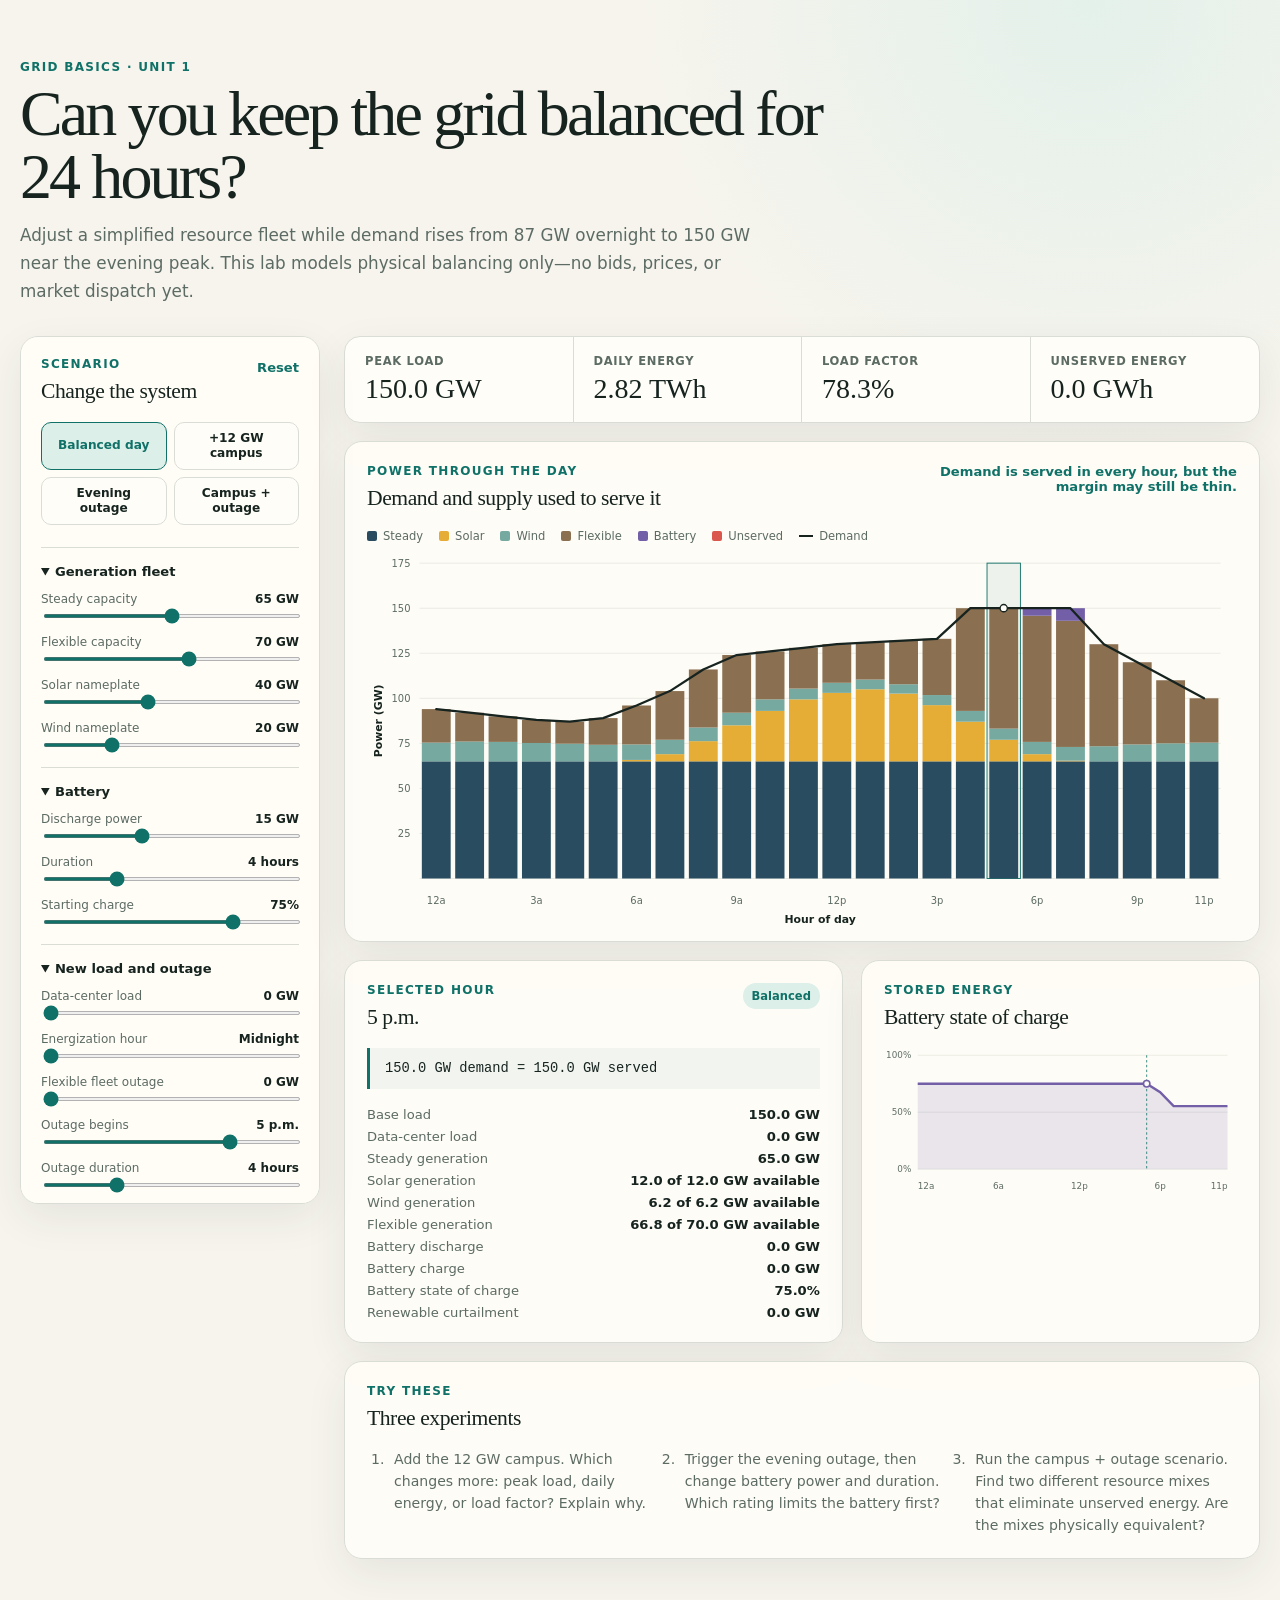
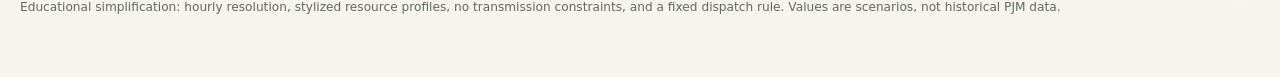
<file: apps/unit-01-grid-day/index.html>
<!doctype html>
<html lang="en">
  <head>
    <meta charset="utf-8" />
    <meta name="viewport" content="width=device-width, initial-scale=1" />
    <meta
      name="description"
      content="An interactive 24-hour electric-grid balancing lab for Grid Basics Unit 1."
    />
    <title>Grid Basics · 24-Hour Balancing Lab</title>
    <link rel="stylesheet" href="./styles.css" />
  </head>
  <body>
    <header class="site-header">
      <a class="eyebrow" href="../../docs/unit-01-electricity-fundamentals.md">
        Grid Basics · Unit 1
      </a>
      <h1>Can you keep the grid balanced for 24 hours?</h1>
      <p>
        Adjust a simplified resource fleet while demand rises from 87 GW overnight
        to 150 GW near the evening peak. This lab models physical balancing only—no
        bids, prices, or market dispatch yet.
      </p>
    </header>

    <main class="lab-layout">
      <aside class="controls" aria-label="Simulation controls">
        <div class="control-heading">
          <div>
            <p class="section-label">Scenario</p>
            <h2>Change the system</h2>
          </div>
          <button id="reset-button" class="text-button" type="button">Reset</button>
        </div>

        <div class="preset-grid" aria-label="Scenario presets">
          <button type="button" data-preset="balanced" aria-pressed="true">
            Balanced day
          </button>
          <button type="button" data-preset="data-center" aria-pressed="false">
            +12 GW campus
          </button>
          <button type="button" data-preset="outage" aria-pressed="false">
            Evening outage
          </button>
          <button type="button" data-preset="compound" aria-pressed="false">
            Campus + outage
          </button>
        </div>

        <details open>
          <summary>Generation fleet</summary>
          <div class="control-list">
            <label for="steady-capacity">
              <span>Steady capacity <output id="steady-capacity-output"></output></span>
              <input id="steady-capacity" type="range" min="30" max="100" step="1" />
            </label>
            <label for="flexible-capacity">
              <span>Flexible capacity <output id="flexible-capacity-output"></output></span>
              <input id="flexible-capacity" type="range" min="30" max="100" step="1" />
            </label>
            <label for="solar-capacity">
              <span>Solar nameplate <output id="solar-capacity-output"></output></span>
              <input id="solar-capacity" type="range" min="0" max="100" step="1" />
            </label>
            <label for="wind-capacity">
              <span>Wind nameplate <output id="wind-capacity-output"></output></span>
              <input id="wind-capacity" type="range" min="0" max="80" step="1" />
            </label>
          </div>
        </details>

        <details open>
          <summary>Battery</summary>
          <div class="control-list">
            <label for="battery-power">
              <span>Discharge power <output id="battery-power-output"></output></span>
              <input id="battery-power" type="range" min="0" max="40" step="1" />
            </label>
            <label for="battery-duration">
              <span>Duration <output id="battery-duration-output"></output></span>
              <input id="battery-duration" type="range" min="1" max="12" step="1" />
            </label>
            <label for="battery-soc">
              <span>Starting charge <output id="battery-soc-output"></output></span>
              <input id="battery-soc" type="range" min="0" max="100" step="5" />
            </label>
          </div>
        </details>

        <details open>
          <summary>New load and outage</summary>
          <div class="control-list">
            <label for="data-center-load">
              <span>Data-center load <output id="data-center-load-output"></output></span>
              <input id="data-center-load" type="range" min="0" max="30" step="1" />
            </label>
            <label for="data-center-start">
              <span>Energization hour <output id="data-center-start-output"></output></span>
              <input id="data-center-start" type="range" min="0" max="23" step="1" />
            </label>
            <label for="outage-size">
              <span>Flexible fleet outage <output id="outage-size-output"></output></span>
              <input id="outage-size" type="range" min="0" max="50" step="1" />
            </label>
            <label for="outage-start">
              <span>Outage begins <output id="outage-start-output"></output></span>
              <input id="outage-start" type="range" min="0" max="23" step="1" />
            </label>
            <label for="outage-duration">
              <span>Outage duration <output id="outage-duration-output"></output></span>
              <input id="outage-duration" type="range" min="1" max="12" step="1" />
            </label>
          </div>
        </details>
      </aside>

      <section class="workspace" aria-live="polite">
        <section class="summary" aria-label="Daily results">
          <div>
            <span>Peak load</span>
            <strong id="peak-load">—</strong>
          </div>
          <div>
            <span>Daily energy</span>
            <strong id="daily-energy">—</strong>
          </div>
          <div>
            <span>Load factor</span>
            <strong id="load-factor">—</strong>
          </div>
          <div id="reliability-summary">
            <span>Unserved energy</span>
            <strong id="unserved-energy">—</strong>
          </div>
        </section>

        <section class="chart-section" aria-labelledby="balance-title">
          <div class="chart-heading">
            <div>
              <p class="section-label">Power through the day</p>
              <h2 id="balance-title">Demand and supply used to serve it</h2>
            </div>
            <p id="system-status" class="status-message"></p>
          </div>

          <div class="legend" aria-label="Chart legend">
            <span><i class="steady"></i>Steady</span>
            <span><i class="solar"></i>Solar</span>
            <span><i class="wind"></i>Wind</span>
            <span><i class="flexible"></i>Flexible</span>
            <span><i class="battery"></i>Battery</span>
            <span><i class="unserved"></i>Unserved</span>
            <span><i class="demand-line"></i>Demand</span>
          </div>

          <div class="chart-wrap">
            <svg
              id="balance-chart"
              viewBox="0 0 960 420"
              role="img"
              aria-labelledby="balance-title balance-description"
            ></svg>
            <p id="balance-description" class="sr-only">
              A 24-hour stacked bar chart of electricity supply used to serve load,
              with a line showing demand. Select an hour for details.
            </p>
          </div>
        </section>

        <section class="hour-and-storage">
          <article class="hour-detail" aria-labelledby="hour-title">
            <div class="hour-heading">
              <div>
                <p class="section-label">Selected hour</p>
                <h2 id="hour-title">—</h2>
              </div>
              <span id="hour-balance-status" class="balance-status"></span>
            </div>
            <p id="balance-equation" class="balance-equation"></p>
            <dl id="hour-breakdown" class="breakdown"></dl>
          </article>

          <article class="storage-detail" aria-labelledby="storage-title">
            <div>
              <p class="section-label">Stored energy</p>
              <h2 id="storage-title">Battery state of charge</h2>
            </div>
            <svg
              id="storage-chart"
              viewBox="0 0 440 190"
              role="img"
              aria-label="Battery state of charge over 24 hours"
            ></svg>
          </article>
        </section>

        <section class="challenges" aria-labelledby="challenges-title">
          <p class="section-label">Try these</p>
          <h2 id="challenges-title">Three experiments</h2>
          <ol>
            <li>
              Add the 12 GW campus. Which changes more: peak load, daily energy, or
              load factor? Explain why.
            </li>
            <li>
              Trigger the evening outage, then change battery power and duration.
              Which rating limits the battery first?
            </li>
            <li>
              Run the campus + outage scenario. Find two different resource mixes
              that eliminate unserved energy. Are the mixes physically equivalent?
            </li>
          </ol>
        </section>
      </section>
    </main>

    <footer>
      <p>
        Educational simplification: hourly resolution, stylized resource profiles,
        no transmission constraints, and a fixed dispatch rule. Values are scenarios,
        not historical PJM data.
      </p>
    </footer>

    <script type="module" src="./app.mjs"></script>
  </body>
</html>
</file>
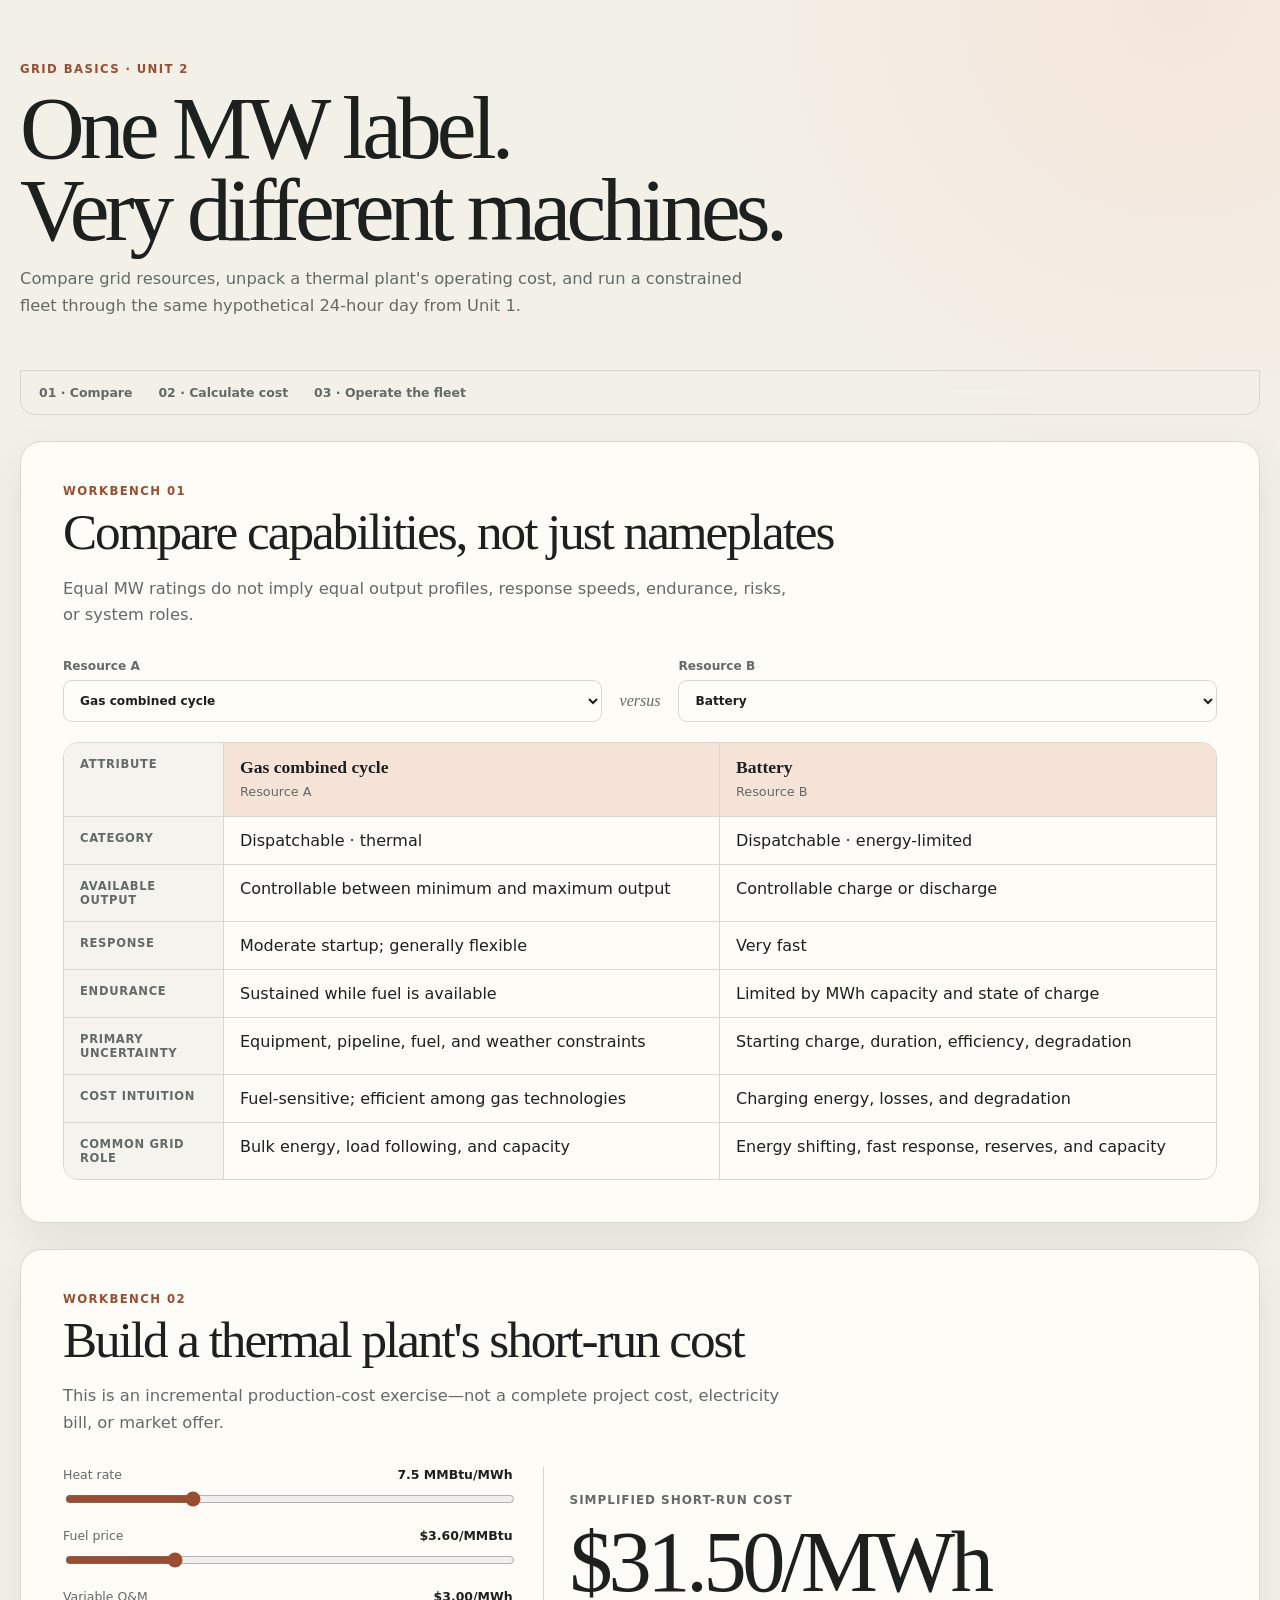
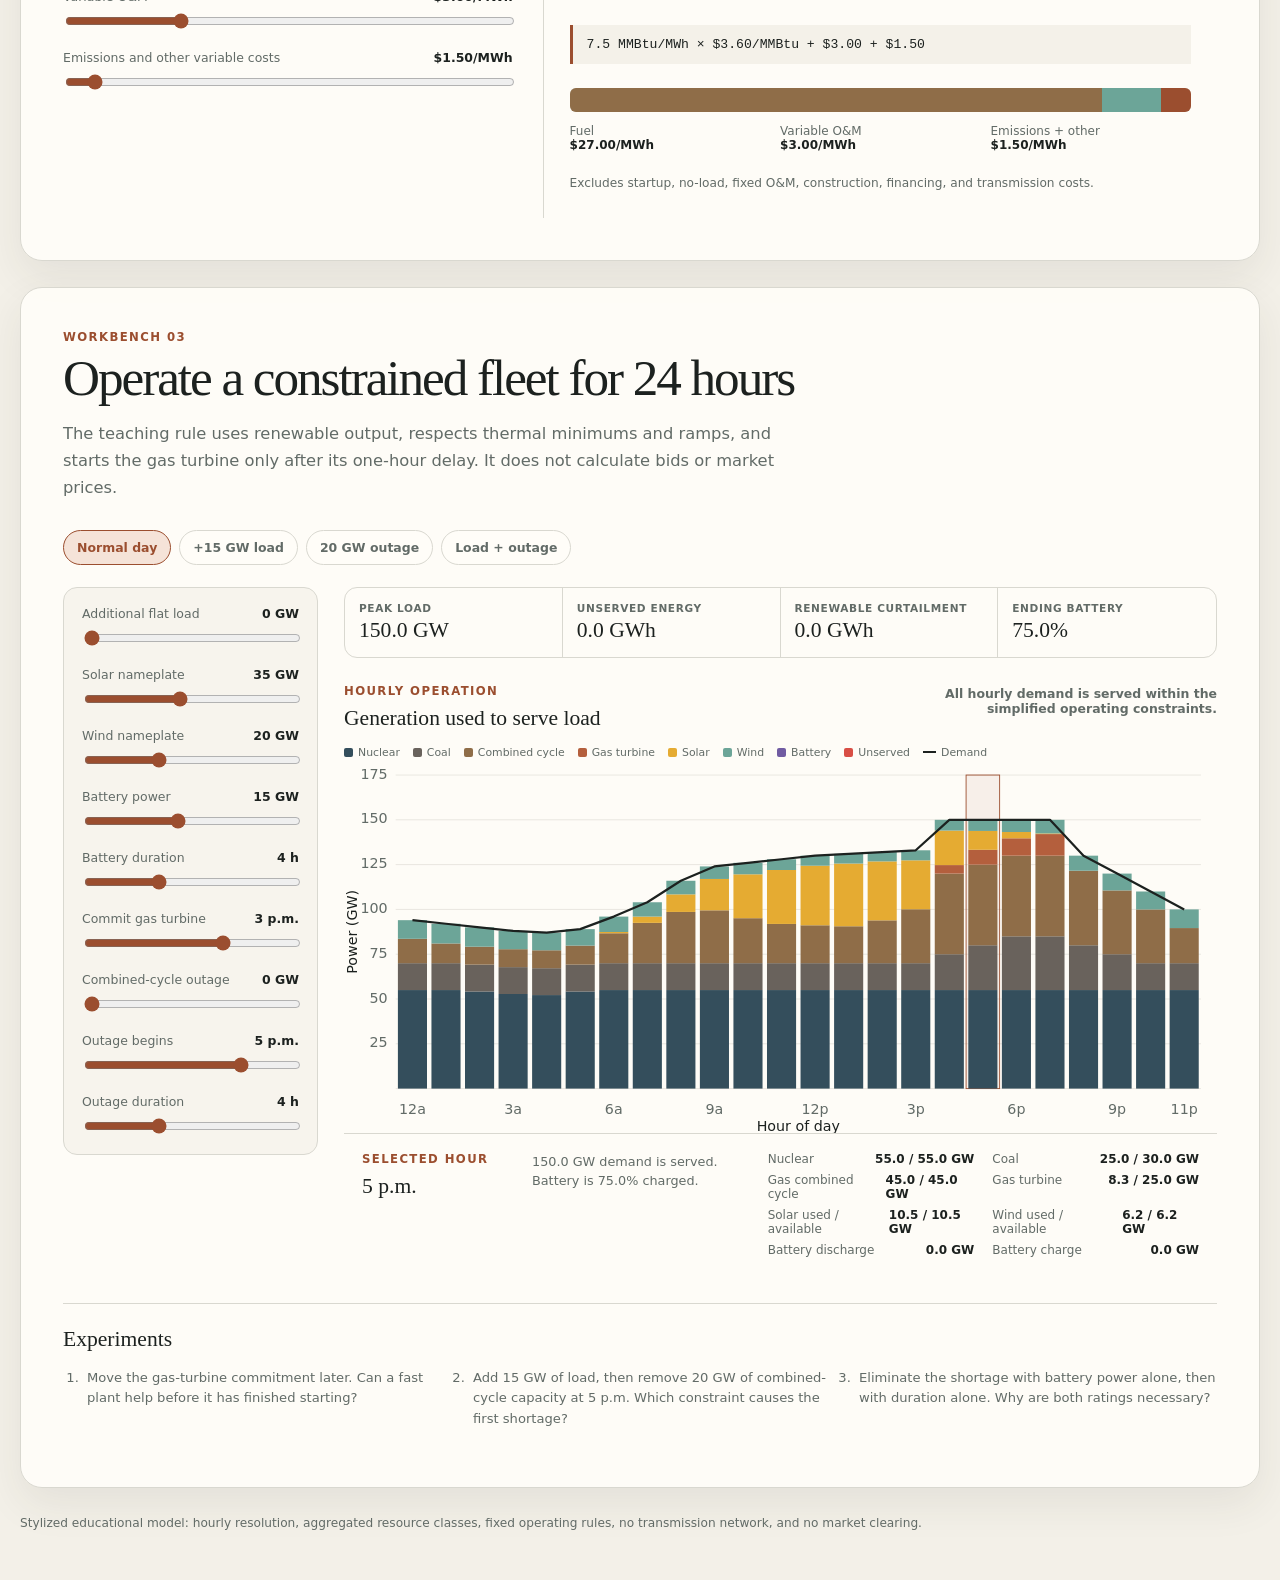
<file: apps/unit-02-resources/index.html>
<!doctype html>
<html lang="en">
  <head>
    <meta charset="utf-8" />
    <meta name="viewport" content="width=device-width, initial-scale=1" />
    <meta name="description" content="Interactive power-plant and grid-resource lab for Grid Basics Unit 2." />
    <title>Grid Basics · Power Plants and Resources Lab</title>
    <link rel="stylesheet" href="./styles.css" />
  </head>
  <body>
    <header class="hero">
      <a href="../../docs/unit-02-power-plants-and-grid-resources.md">Grid Basics · Unit 2</a>
      <h1>One MW label.<br />Very different machines.</h1>
      <p>
        Compare grid resources, unpack a thermal plant's operating cost, and run a
        constrained fleet through the same hypothetical 24-hour day from Unit 1.
      </p>
    </header>

    <main>
      <nav class="lab-nav" aria-label="Lab sections">
        <a href="#compare">01 · Compare</a>
        <a href="#cost">02 · Calculate cost</a>
        <a href="#operate">03 · Operate the fleet</a>
      </nav>

      <section id="compare" class="lab-section" aria-labelledby="compare-title">
        <div class="section-intro">
          <p class="kicker">Workbench 01</p>
          <h2 id="compare-title">Compare capabilities, not just nameplates</h2>
          <p>
            Equal MW ratings do not imply equal output profiles, response speeds,
            endurance, risks, or system roles.
          </p>
        </div>

        <div class="compare-picker">
          <label>
            Resource A
            <select id="resource-a"></select>
          </label>
          <span aria-hidden="true">versus</span>
          <label>
            Resource B
            <select id="resource-b"></select>
          </label>
        </div>

        <div id="comparison" class="comparison" aria-live="polite"></div>
      </section>

      <section id="cost" class="lab-section" aria-labelledby="cost-title">
        <div class="section-intro">
          <p class="kicker">Workbench 02</p>
          <h2 id="cost-title">Build a thermal plant's short-run cost</h2>
          <p>
            This is an incremental production-cost exercise—not a complete project
            cost, electricity bill, or market offer.
          </p>
        </div>

        <div class="cost-workbench">
          <div class="control-panel">
            <label for="heat-rate">
              <span>Heat rate <output id="heat-rate-output"></output></span>
              <input id="heat-rate" type="range" min="5" max="14" step="0.1" value="7.5" />
            </label>
            <label for="fuel-price">
              <span>Fuel price <output id="fuel-price-output"></output></span>
              <input id="fuel-price" type="range" min="1" max="12" step="0.1" value="3.6" />
            </label>
            <label for="variable-om">
              <span>Variable O&amp;M <output id="variable-om-output"></output></span>
              <input id="variable-om" type="range" min="0" max="12" step="0.5" value="3" />
            </label>
            <label for="emissions-cost">
              <span>Emissions and other variable costs <output id="emissions-cost-output"></output></span>
              <input id="emissions-cost" type="range" min="0" max="30" step="0.5" value="1.5" />
            </label>
          </div>

          <div class="cost-result" aria-live="polite">
            <p class="result-label">Simplified short-run cost</p>
            <strong id="total-cost">—</strong>
            <p id="cost-equation" class="equation"></p>
            <div id="cost-bar" class="cost-bar" aria-label="Operating cost components"></div>
            <div id="cost-legend" class="cost-legend"></div>
            <p class="small-note">
              Excludes startup, no-load, fixed O&amp;M, construction, financing, and
              transmission costs.
            </p>
          </div>
        </div>
      </section>

      <section id="operate" class="lab-section operate" aria-labelledby="operate-title">
        <div class="section-intro">
          <p class="kicker">Workbench 03</p>
          <h2 id="operate-title">Operate a constrained fleet for 24 hours</h2>
          <p>
            The teaching rule uses renewable output, respects thermal minimums and
            ramps, and starts the gas turbine only after its one-hour delay. It does
            not calculate bids or market prices.
          </p>
        </div>

        <div class="preset-row" aria-label="Operations scenarios">
          <button type="button" data-preset="base" aria-pressed="true">Normal day</button>
          <button type="button" data-preset="load" aria-pressed="false">+15 GW load</button>
          <button type="button" data-preset="outage" aria-pressed="false">20 GW outage</button>
          <button type="button" data-preset="stress" aria-pressed="false">Load + outage</button>
        </div>

        <div class="operations-layout">
          <aside class="operations-controls" aria-label="Fleet operation controls">
            <label for="demand-adder"><span>Additional flat load <output id="demand-adder-output"></output></span><input id="demand-adder" type="range" min="0" max="30" step="1" /></label>
            <label for="solar-capacity"><span>Solar nameplate <output id="solar-capacity-output"></output></span><input id="solar-capacity" type="range" min="0" max="80" step="1" /></label>
            <label for="wind-capacity"><span>Wind nameplate <output id="wind-capacity-output"></output></span><input id="wind-capacity" type="range" min="0" max="60" step="1" /></label>
            <label for="battery-power"><span>Battery power <output id="battery-power-output"></output></span><input id="battery-power" type="range" min="0" max="35" step="1" /></label>
            <label for="battery-duration"><span>Battery duration <output id="battery-duration-output"></output></span><input id="battery-duration" type="range" min="1" max="10" step="1" /></label>
            <label for="peaker-commit"><span>Commit gas turbine <output id="peaker-commit-output"></output></span><input id="peaker-commit" type="range" min="0" max="23" step="1" /></label>
            <label for="outage-size"><span>Combined-cycle outage <output id="outage-size-output"></output></span><input id="outage-size" type="range" min="0" max="40" step="1" /></label>
            <label for="outage-start"><span>Outage begins <output id="outage-start-output"></output></span><input id="outage-start" type="range" min="0" max="23" step="1" /></label>
            <label for="outage-duration"><span>Outage duration <output id="outage-duration-output"></output></span><input id="outage-duration" type="range" min="1" max="10" step="1" /></label>
          </aside>

          <div class="operations-workspace">
            <div class="metrics" aria-label="Operations results">
              <div><span>Peak load</span><strong id="peak-load">—</strong></div>
              <div><span>Unserved energy</span><strong id="unserved-energy">—</strong></div>
              <div><span>Renewable curtailment</span><strong id="curtailed-energy">—</strong></div>
              <div><span>Ending battery</span><strong id="ending-battery">—</strong></div>
            </div>

            <div class="chart-heading">
              <div>
                <p class="kicker">Hourly operation</p>
                <h3>Generation used to serve load</h3>
              </div>
              <p id="operation-status"></p>
            </div>
            <div class="legend" aria-label="Chart legend">
              <span><i class="nuclear"></i>Nuclear</span><span><i class="coal"></i>Coal</span><span><i class="combined-cycle"></i>Combined cycle</span><span><i class="peaker"></i>Gas turbine</span><span><i class="solar"></i>Solar</span><span><i class="wind"></i>Wind</span><span><i class="battery"></i>Battery</span><span><i class="shortage"></i>Unserved</span><span><i class="demand"></i>Demand</span>
            </div>
            <div class="chart-scroll">
              <svg id="operations-chart" viewBox="0 0 980 420" role="img" aria-label="Hourly resource operation and demand"></svg>
            </div>

            <article class="hour-detail" aria-live="polite">
              <div>
                <p class="kicker">Selected hour</p>
                <h3 id="selected-hour">—</h3>
              </div>
              <p id="hour-message"></p>
              <div id="unit-details" class="unit-details"></div>
            </article>
          </div>
        </div>

        <div class="challenges">
          <h3>Experiments</h3>
          <ol>
            <li>Move the gas-turbine commitment later. Can a fast plant help before it has finished starting?</li>
            <li>Add 15 GW of load, then remove 20 GW of combined-cycle capacity at 5 p.m. Which constraint causes the first shortage?</li>
            <li>Eliminate the shortage with battery power alone, then with duration alone. Why are both ratings necessary?</li>
          </ol>
        </div>
      </section>
    </main>

    <footer>
      Stylized educational model: hourly resolution, aggregated resource classes,
      fixed operating rules, no transmission network, and no market clearing.
    </footer>

    <script type="module" src="./app.mjs"></script>
  </body>
</html>
</file>
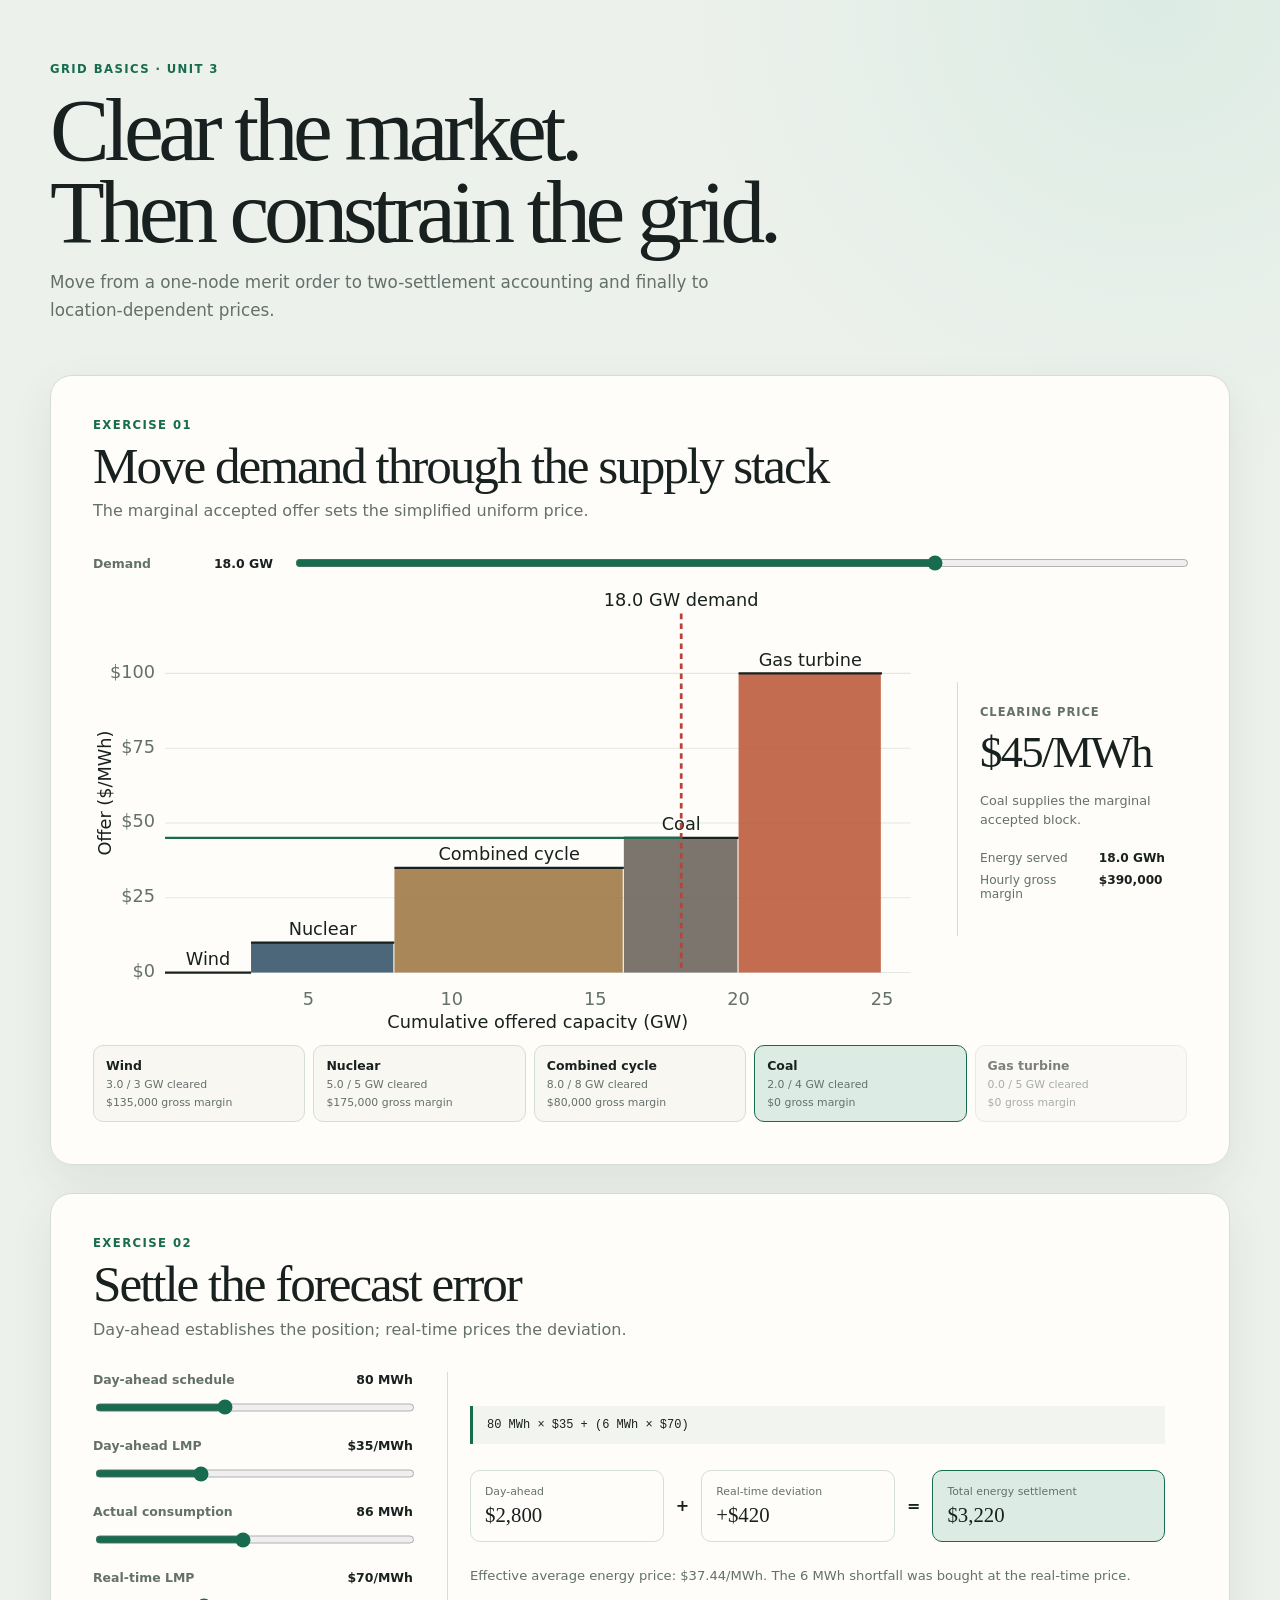
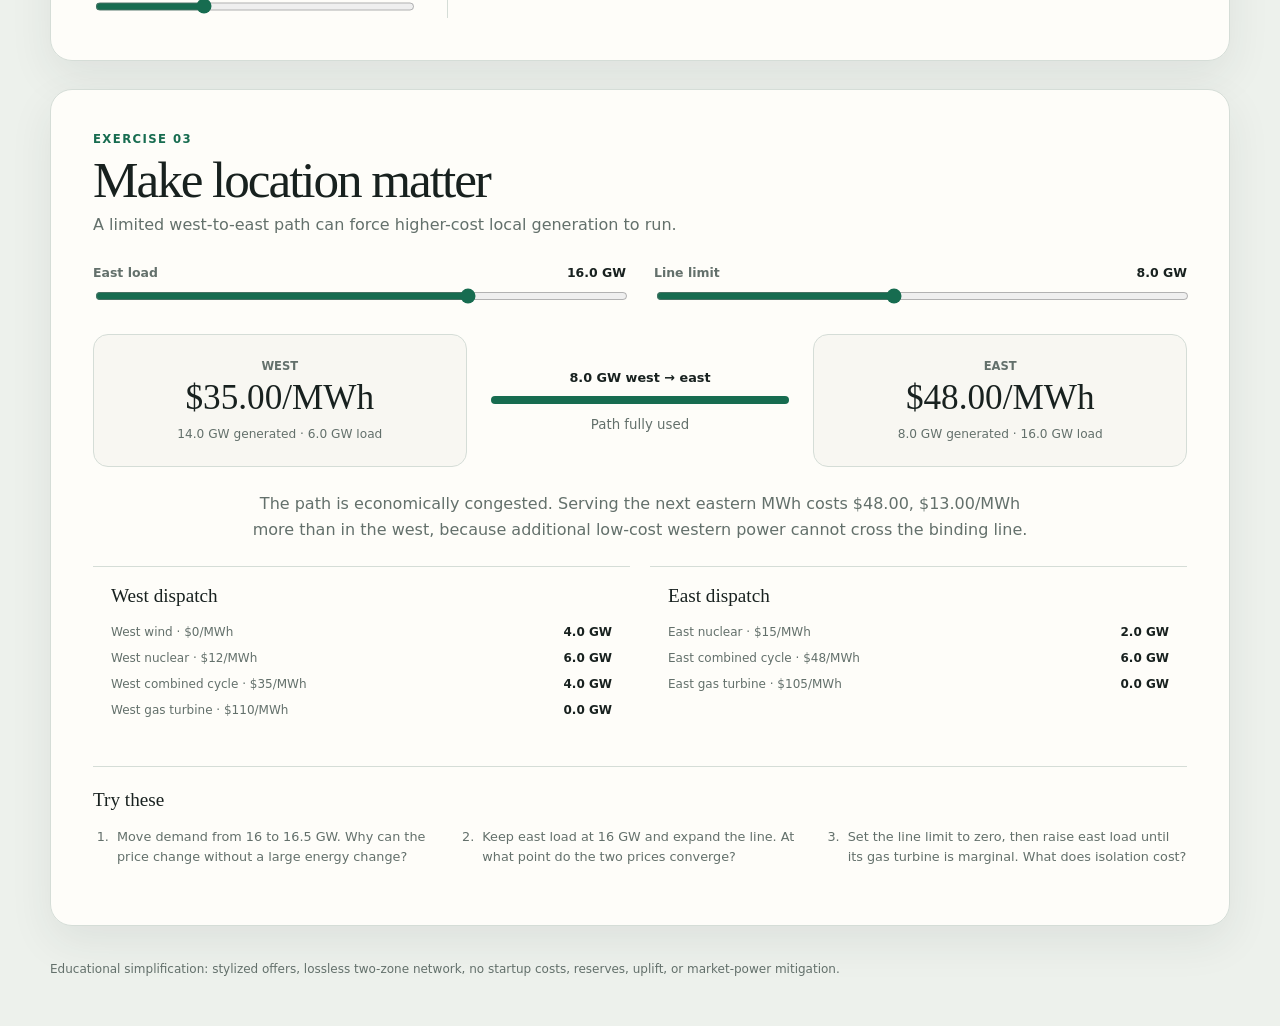
<file: apps/unit-03-energy-market/index.html>
<!doctype html>
<html lang="en">
  <head>
    <meta charset="utf-8" />
    <meta name="viewport" content="width=device-width, initial-scale=1" />
    <meta name="description" content="Interactive wholesale energy-market lab for Grid Basics Unit 3." />
    <title>Grid Basics · Wholesale Energy Market Lab</title>
    <link rel="stylesheet" href="./styles.css" />
  </head>
  <body>
    <header class="hero">
      <a href="../../docs/unit-03-wholesale-energy-markets.md">Grid Basics · Unit 3</a>
      <h1>Clear the market.<br />Then constrain the grid.</h1>
      <p>Move from a one-node merit order to two-settlement accounting and finally to location-dependent prices.</p>
    </header>

    <main>
      <section class="lab" id="stack">
        <div class="intro"><p>Exercise 01</p><h2>Move demand through the supply stack</h2><span>The marginal accepted offer sets the simplified uniform price.</span></div>
        <div class="control-line">
          <label for="demand">Demand <output id="demand-output"></output></label>
          <input id="demand" type="range" min="0" max="25" step="0.5" value="18" />
        </div>
        <div class="stack-layout">
          <div>
            <svg id="stack-chart" viewBox="0 0 760 400" role="img" aria-label="Merit-order supply stack and demand"></svg>
          </div>
          <aside class="result-panel">
            <p>Clearing price</p><strong id="clearing-price">—</strong>
            <p id="marginal-message"></p>
            <dl><dt>Energy served</dt><dd id="served-energy">—</dd><dt>Hourly gross margin</dt><dd id="gross-margin">—</dd></dl>
          </aside>
        </div>
        <div id="dispatch-cards" class="dispatch-cards"></div>
      </section>

      <section class="lab" id="settlement">
        <div class="intro"><p>Exercise 02</p><h2>Settle the forecast error</h2><span>Day-ahead establishes the position; real-time prices the deviation.</span></div>
        <div class="settlement-layout">
          <div class="controls-grid">
            <label for="scheduled"><span>Day-ahead schedule <output id="scheduled-output"></output></span><input id="scheduled" type="range" min="40" max="140" step="1" value="80" /></label>
            <label for="day-ahead-price"><span>Day-ahead LMP <output id="day-ahead-price-output"></output></span><input id="day-ahead-price" type="range" min="-20" max="150" step="1" value="35" /></label>
            <label for="actual"><span>Actual consumption <output id="actual-output"></output></span><input id="actual" type="range" min="40" max="140" step="1" value="86" /></label>
            <label for="real-time-price"><span>Real-time LMP <output id="real-time-price-output"></output></span><input id="real-time-price" type="range" min="-20" max="250" step="1" value="70" /></label>
          </div>
          <div class="settlement-result">
            <p class="formula" id="settlement-formula"></p>
            <div class="settlement-flow">
              <div><span>Day-ahead</span><strong id="day-ahead-settlement">—</strong></div>
              <b>+</b><div><span>Real-time deviation</span><strong id="real-time-settlement">—</strong></div>
              <b>=</b><div class="total"><span>Total energy settlement</span><strong id="total-settlement">—</strong></div>
            </div>
            <p id="effective-price"></p>
          </div>
        </div>
      </section>

      <section class="lab" id="locations">
        <div class="intro"><p>Exercise 03</p><h2>Make location matter</h2><span>A limited west-to-east path can force higher-cost local generation to run.</span></div>
        <div class="location-controls">
          <label for="east-load"><span>East load <output id="east-load-output"></output></span><input id="east-load" type="range" min="4" max="21" step="0.5" value="16" /></label>
          <label for="line-limit"><span>Line limit <output id="line-limit-output"></output></span><input id="line-limit" type="range" min="0" max="18" step="0.5" value="8" /></label>
        </div>
        <div class="grid-diagram" aria-live="polite">
          <article><p>West</p><strong id="west-lmp">—</strong><span id="west-detail"></span></article>
          <div class="transmission"><span id="flow-label">—</span><div><i id="flow-fill"></i></div><small id="line-status">—</small></div>
          <article><p>East</p><strong id="east-lmp">—</strong><span id="east-detail"></span></article>
        </div>
        <p id="congestion-explanation" class="explanation"></p>
        <div class="zone-dispatch"><div><h3>West dispatch</h3><div id="west-dispatch"></div></div><div><h3>East dispatch</h3><div id="east-dispatch"></div></div></div>
        <div class="challenges"><h3>Try these</h3><ol><li>Move demand from 16 to 16.5 GW. Why can the price change without a large energy change?</li><li>Keep east load at 16 GW and expand the line. At what point do the two prices converge?</li><li>Set the line limit to zero, then raise east load until its gas turbine is marginal. What does isolation cost?</li></ol></div>
      </section>
    </main>

    <footer>Educational simplification: stylized offers, lossless two-zone network, no startup costs, reserves, uplift, or market-power mitigation.</footer>
    <script type="module" src="./app.mjs"></script>
  </body>
</html>
</file>
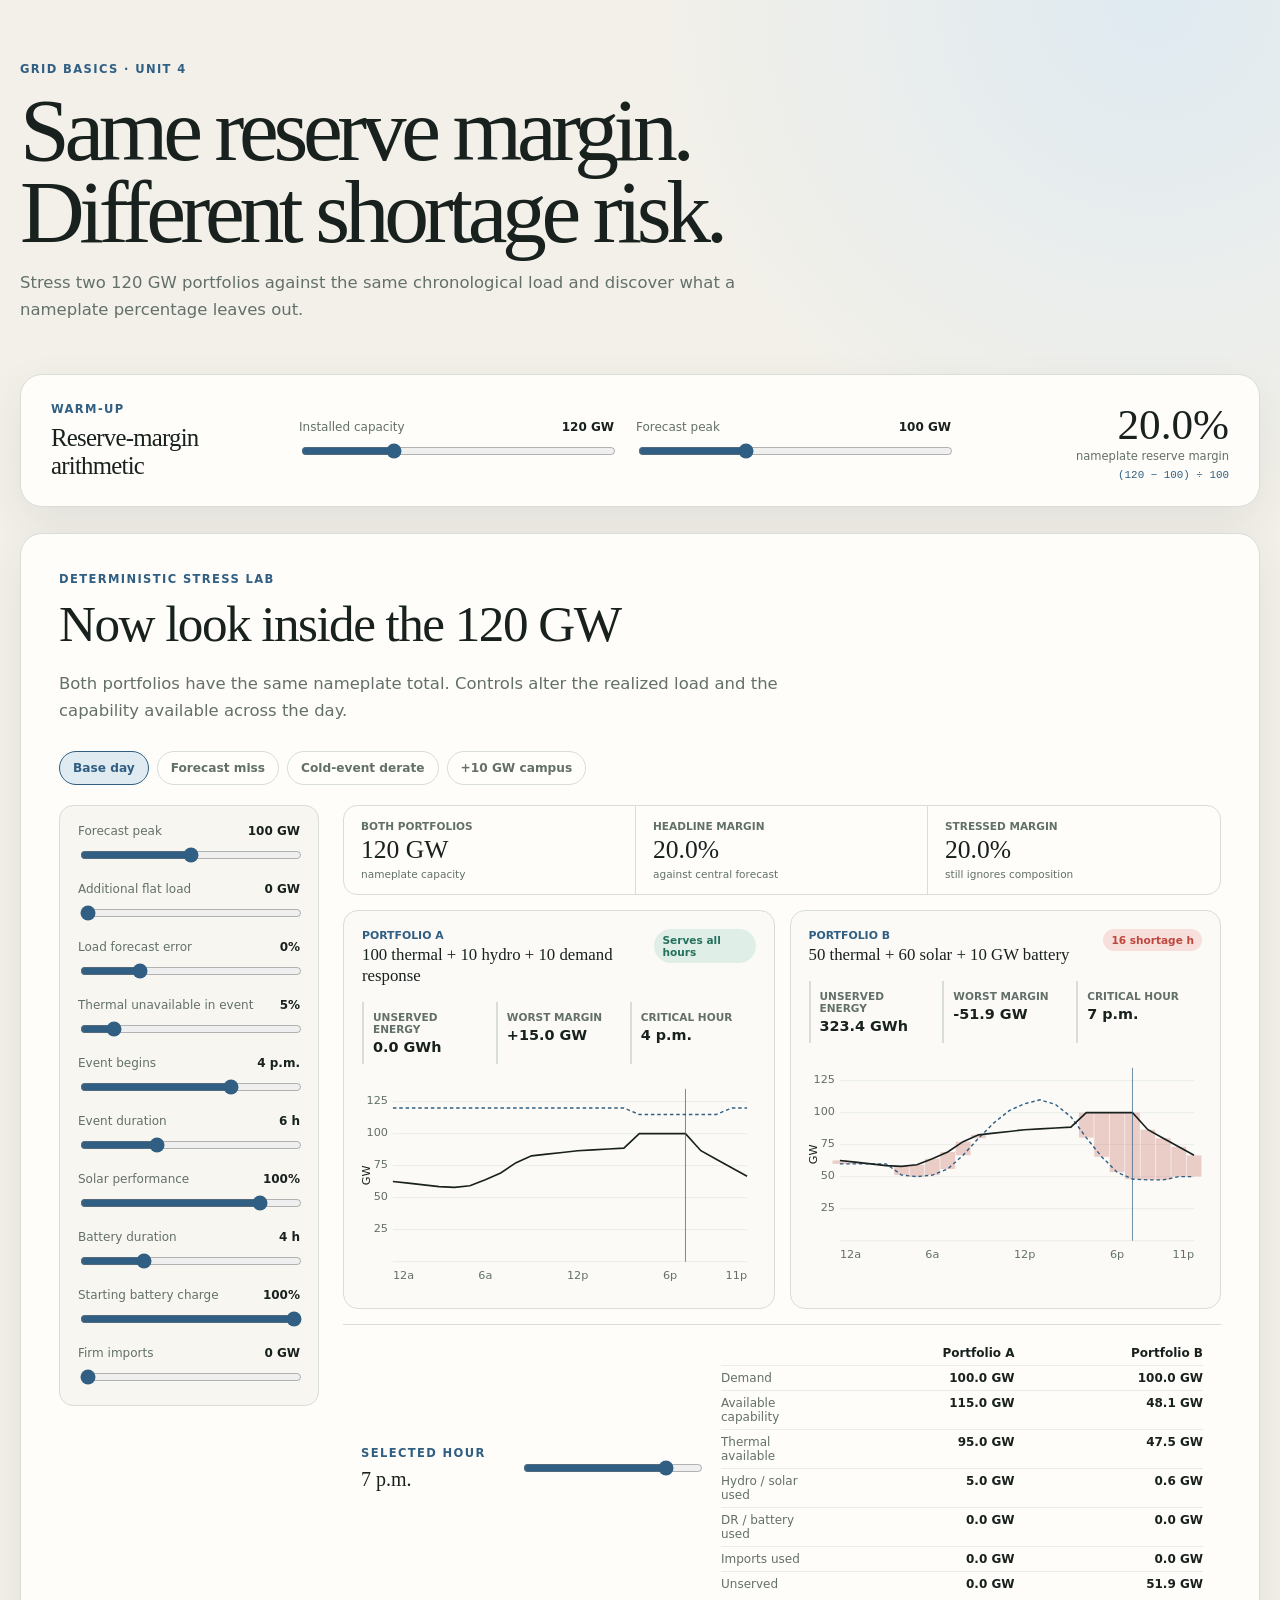
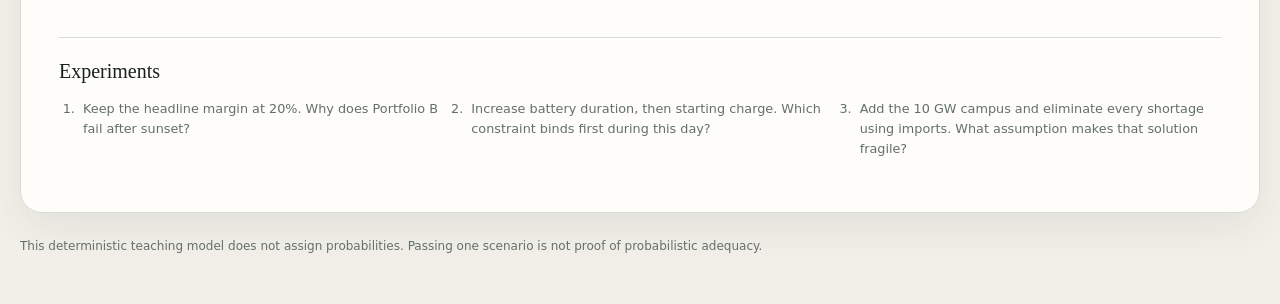
<file: apps/unit-04-resource-adequacy/index.html>
<!doctype html>
<html lang="en">
  <head>
    <meta charset="utf-8" />
    <meta name="viewport" content="width=device-width, initial-scale=1" />
    <meta name="description" content="Interactive deterministic resource-adequacy lab for Grid Basics Unit 4." />
    <title>Grid Basics · Resource Adequacy Lab</title>
    <link rel="stylesheet" href="./styles.css" />
  </head>
  <body>
    <header class="hero">
      <a href="../../docs/unit-04-resource-adequacy.md">Grid Basics · Unit 4</a>
      <h1>Same reserve margin.<br />Different shortage risk.</h1>
      <p>Stress two 120 GW portfolios against the same chronological load and discover what a nameplate percentage leaves out.</p>
    </header>

    <main>
      <section class="calculator" aria-labelledby="calculator-title">
        <div><p class="kicker">Warm-up</p><h2 id="calculator-title">Reserve-margin arithmetic</h2></div>
        <div class="calculator-controls">
          <label for="calc-capacity"><span>Installed capacity <output id="calc-capacity-output"></output></span><input id="calc-capacity" type="range" min="80" max="220" step="1" value="120" /></label>
          <label for="calc-peak"><span>Forecast peak <output id="calc-peak-output"></output></span><input id="calc-peak" type="range" min="60" max="180" step="1" value="100" /></label>
        </div>
        <div class="calculator-result"><strong id="calc-margin">—</strong><span>nameplate reserve margin</span><code id="calc-equation"></code></div>
      </section>

      <section class="lab" aria-labelledby="lab-title">
        <div class="section-intro"><p class="kicker">Deterministic stress lab</p><h2 id="lab-title">Now look inside the 120 GW</h2><p>Both portfolios have the same nameplate total. Controls alter the realized load and the capability available across the day.</p></div>

        <div class="presets" aria-label="Scenario presets">
          <button type="button" data-preset="base" aria-pressed="true">Base day</button>
          <button type="button" data-preset="forecast">Forecast miss</button>
          <button type="button" data-preset="cold">Cold-event derate</button>
          <button type="button" data-preset="data-center">+10 GW campus</button>
        </div>

        <div class="lab-layout">
          <aside class="controls" aria-label="Adequacy assumptions">
            <label for="forecast-peak"><span>Forecast peak <output id="forecast-peak-output"></output></span><input id="forecast-peak" type="range" min="70" max="130" step="1" /></label>
            <label for="new-load"><span>Additional flat load <output id="new-load-output"></output></span><input id="new-load" type="range" min="0" max="25" step="1" /></label>
            <label for="forecast-error"><span>Load forecast error <output id="forecast-error-output"></output></span><input id="forecast-error" type="range" min="-5" max="15" step="1" /></label>
            <label for="thermal-unavailable"><span>Thermal unavailable in event <output id="thermal-unavailable-output"></output></span><input id="thermal-unavailable" type="range" min="0" max="40" step="1" /></label>
            <label for="outage-start"><span>Event begins <output id="outage-start-output"></output></span><input id="outage-start" type="range" min="0" max="23" step="1" /></label>
            <label for="outage-duration"><span>Event duration <output id="outage-duration-output"></output></span><input id="outage-duration" type="range" min="1" max="16" step="1" /></label>
            <label for="solar-performance"><span>Solar performance <output id="solar-performance-output"></output></span><input id="solar-performance" type="range" min="0" max="120" step="5" /></label>
            <label for="battery-duration"><span>Battery duration <output id="battery-duration-output"></output></span><input id="battery-duration" type="range" min="1" max="12" step="1" /></label>
            <label for="battery-charge"><span>Starting battery charge <output id="battery-charge-output"></output></span><input id="battery-charge" type="range" min="0" max="100" step="5" /></label>
            <label for="imports"><span>Firm imports <output id="imports-output"></output></span><input id="imports" type="range" min="0" max="20" step="1" /></label>
          </aside>

          <div class="workspace">
            <div class="margin-strip">
              <div><span>Both portfolios</span><strong>120 GW</strong><small>nameplate capacity</small></div>
              <div><span>Headline margin</span><strong id="headline-margin">—</strong><small>against central forecast</small></div>
              <div><span>Stressed margin</span><strong id="stressed-margin">—</strong><small>still ignores composition</small></div>
            </div>

            <div class="portfolio-grid">
              <article class="portfolio" id="portfolio-a">
                <header><div><p>Portfolio A</p><h3>100 thermal + 10 hydro + 10 demand response</h3></div><span id="a-status"></span></header>
                <div class="portfolio-metrics"><div><span>Unserved energy</span><strong id="a-unserved">—</strong></div><div><span>Worst margin</span><strong id="a-margin">—</strong></div><div><span>Critical hour</span><strong id="a-hour">—</strong></div></div>
                <svg id="chart-a" viewBox="0 0 560 300" role="img" aria-label="Portfolio A supply and demand"></svg>
              </article>
              <article class="portfolio" id="portfolio-b">
                <header><div><p>Portfolio B</p><h3>50 thermal + 60 solar + 10 GW battery</h3></div><span id="b-status"></span></header>
                <div class="portfolio-metrics"><div><span>Unserved energy</span><strong id="b-unserved">—</strong></div><div><span>Worst margin</span><strong id="b-margin">—</strong></div><div><span>Critical hour</span><strong id="b-hour">—</strong></div></div>
                <svg id="chart-b" viewBox="0 0 560 300" role="img" aria-label="Portfolio B supply and demand"></svg>
              </article>
            </div>

            <article class="critical-detail" aria-live="polite">
              <div><p class="kicker">Selected hour</p><h3 id="selected-hour">—</h3></div>
              <input id="hour-selector" type="range" min="0" max="23" step="1" value="19" aria-label="Selected hour" />
              <div id="hour-comparison"></div>
            </article>
          </div>
        </div>

        <div class="challenges"><h3>Experiments</h3><ol><li>Keep the headline margin at 20%. Why does Portfolio B fail after sunset?</li><li>Increase battery duration, then starting charge. Which constraint binds first during this day?</li><li>Add the 10 GW campus and eliminate every shortage using imports. What assumption makes that solution fragile?</li></ol></div>
      </section>
    </main>
    <footer>This deterministic teaching model does not assign probabilities. Passing one scenario is not proof of probabilistic adequacy.</footer>
    <script type="module" src="./app.mjs"></script>
  </body>
</html>
</file>
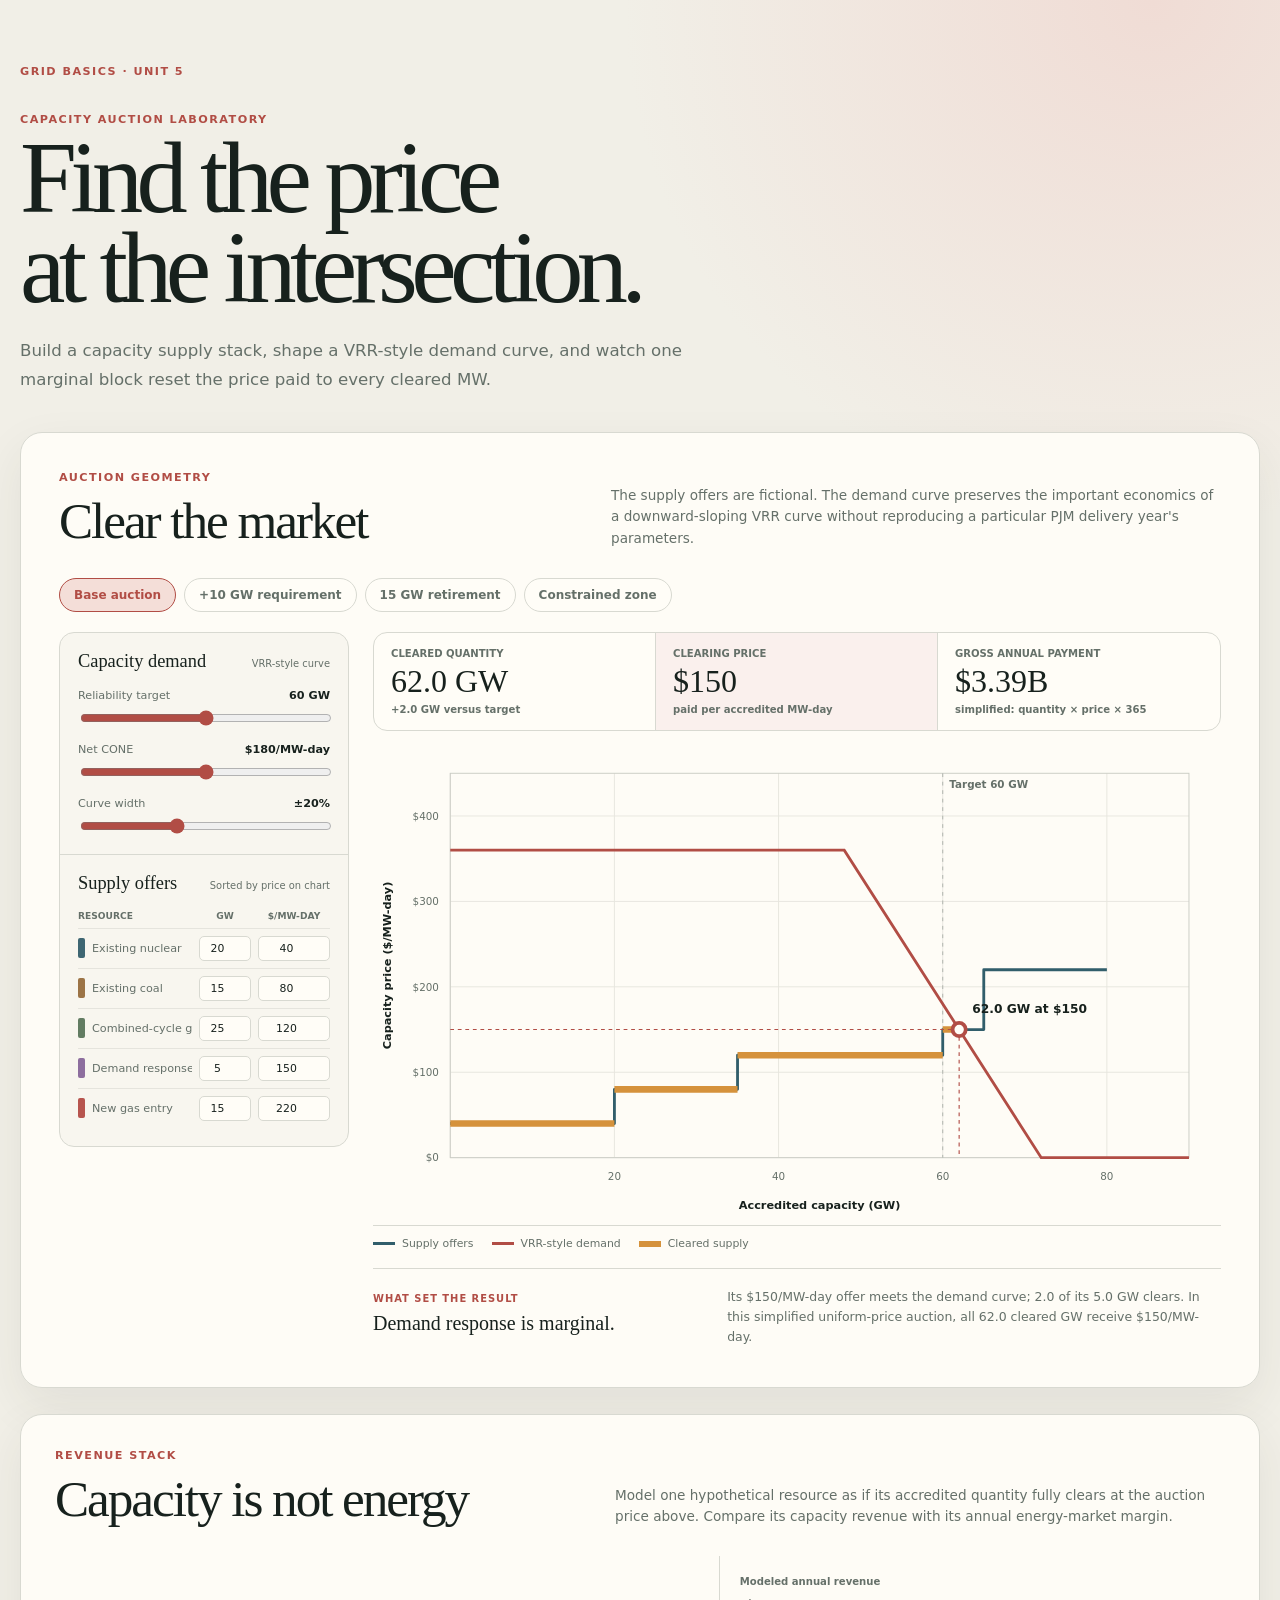
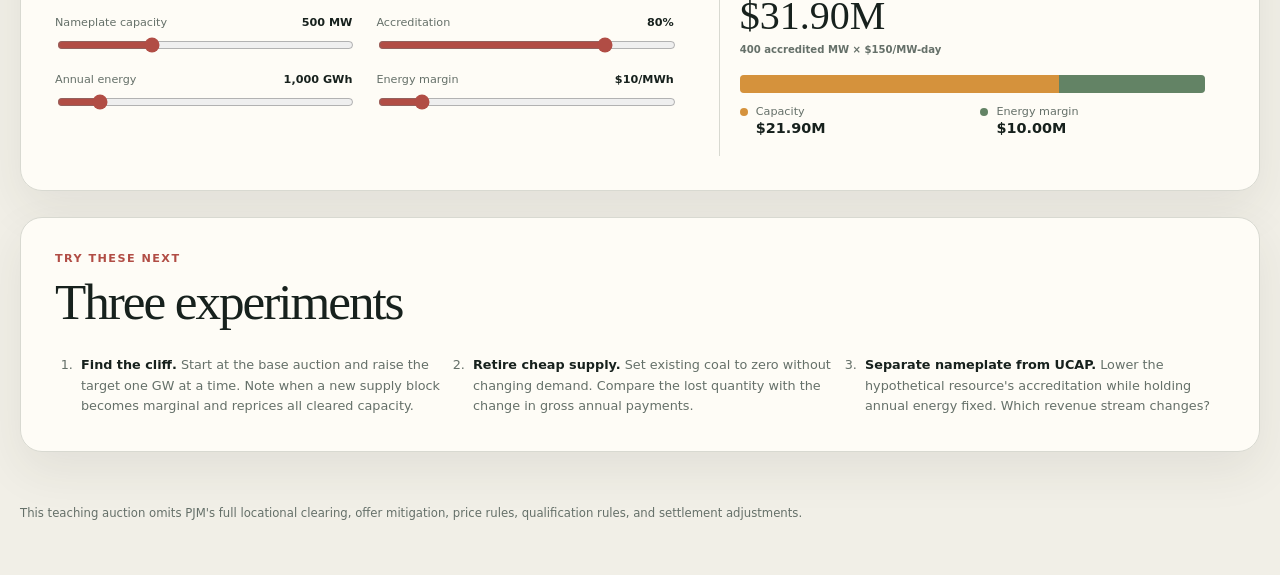
<file: apps/unit-05-capacity-market/index.html>
<!doctype html>
<html lang="en">
  <head>
    <meta charset="utf-8" />
    <meta name="viewport" content="width=device-width, initial-scale=1" />
    <meta name="description" content="Interactive PJM-style capacity auction lab for Grid Basics Unit 5." />
    <title>Grid Basics · Capacity Auction Lab</title>
    <link rel="stylesheet" href="./styles.css" />
  </head>
  <body>
    <header class="hero">
      <a href="../../docs/unit-05-capacity-markets.md">Grid Basics · Unit 5</a>
      <p class="eyebrow">Capacity auction laboratory</p>
      <h1>Find the price<br />at the intersection.</h1>
      <p class="lede">Build a capacity supply stack, shape a VRR-style demand curve, and watch one marginal block reset the price paid to every cleared MW.</p>
    </header>

    <main>
      <section class="auction" aria-labelledby="auction-title">
        <div class="section-heading">
          <div><p class="eyebrow">Auction geometry</p><h2 id="auction-title">Clear the market</h2></div>
          <p>The supply offers are fictional. The demand curve preserves the important economics of a downward-sloping VRR curve without reproducing a particular PJM delivery year's parameters.</p>
        </div>

        <div class="presets" aria-label="Auction scenarios">
          <button type="button" data-preset="base" aria-pressed="true">Base auction</button>
          <button type="button" data-preset="data-center">+10 GW requirement</button>
          <button type="button" data-preset="retirement">15 GW retirement</button>
          <button type="button" data-preset="zone">Constrained zone</button>
        </div>

        <div class="auction-layout">
          <aside class="control-panel">
            <section aria-labelledby="demand-controls-title">
              <div class="control-title"><h3 id="demand-controls-title">Capacity demand</h3><span>VRR-style curve</span></div>
              <label for="target"><span>Reliability target <output id="target-output"></output></span><input id="target" type="range" min="30" max="90" step="1" /></label>
              <label for="net-cone"><span>Net CONE <output id="net-cone-output"></output></span><input id="net-cone" type="range" min="60" max="300" step="5" /></label>
              <label for="curve-width"><span>Curve width <output id="curve-width-output"></output></span><input id="curve-width" type="range" min="8" max="40" step="1" /></label>
            </section>

            <section aria-labelledby="supply-controls-title">
              <div class="control-title"><h3 id="supply-controls-title">Supply offers</h3><span>Sorted by price on chart</span></div>
              <div class="supply-head"><span>Resource</span><span>GW</span><span>$/MW-day</span></div>
              <div id="supply-editor"></div>
            </section>
          </aside>

          <div class="clearing-workspace">
            <div class="metric-strip" aria-live="polite">
              <div><span>Cleared quantity</span><strong id="cleared-quantity">—</strong><small id="target-difference">—</small></div>
              <div class="primary"><span>Clearing price</span><strong id="clearing-price">—</strong><small>paid per accredited MW-day</small></div>
              <div><span>Gross annual payment</span><strong id="annual-payment">—</strong><small>simplified: quantity × price × 365</small></div>
            </div>

            <div class="chart-wrap">
              <svg id="auction-chart" viewBox="0 0 900 510" role="img" aria-labelledby="chart-title chart-description">
                <title id="chart-title">Capacity supply and demand curves</title>
                <desc id="chart-description">An upward stair-step supply curve intersects a downward-sloping capacity demand curve.</desc>
              </svg>
            </div>

            <div class="legend" aria-label="Chart legend"><span><i class="supply-key"></i>Supply offers</span><span><i class="demand-key"></i>VRR-style demand</span><span><i class="cleared-key"></i>Cleared supply</span></div>

            <article class="outcome" id="outcome" aria-live="polite"></article>
          </div>
        </div>
      </section>

      <section class="revenue" aria-labelledby="revenue-title">
        <div class="section-heading">
          <div><p class="eyebrow">Revenue stack</p><h2 id="revenue-title">Capacity is not energy</h2></div>
          <p>Model one hypothetical resource as if its accredited quantity fully clears at the auction price above. Compare its capacity revenue with its annual energy-market margin.</p>
        </div>
        <div class="revenue-layout">
          <div class="revenue-controls">
            <label for="resource-nameplate"><span>Nameplate capacity <output id="resource-nameplate-output"></output></span><input id="resource-nameplate" type="range" min="50" max="1500" step="50" value="500" /></label>
            <label for="resource-accreditation"><span>Accreditation <output id="resource-accreditation-output"></output></span><input id="resource-accreditation" type="range" min="10" max="100" step="5" value="80" /></label>
            <label for="resource-energy"><span>Annual energy <output id="resource-energy-output"></output></span><input id="resource-energy" type="range" min="0" max="8000" step="100" value="1000" /></label>
            <label for="energy-margin"><span>Energy margin <output id="energy-margin-output"></output></span><input id="energy-margin" type="range" min="0" max="80" step="1" value="10" /></label>
          </div>
          <div class="revenue-result">
            <div class="revenue-total"><span>Modeled annual revenue</span><strong id="revenue-total">—</strong><small id="accredited-capacity">—</small></div>
            <div class="stack-bar" aria-label="Share of modeled revenue"><div id="capacity-bar"></div><div id="energy-bar"></div></div>
            <div class="stack-labels"><p><i class="capacity-dot"></i><span>Capacity</span><strong id="capacity-revenue">—</strong></p><p><i class="energy-dot"></i><span>Energy margin</span><strong id="energy-revenue">—</strong></p></div>
          </div>
        </div>
      </section>

      <section class="experiments" aria-labelledby="experiments-title">
        <p class="eyebrow">Try these next</p>
        <h2 id="experiments-title">Three experiments</h2>
        <ol>
          <li><strong>Find the cliff.</strong> Start at the base auction and raise the target one GW at a time. Note when a new supply block becomes marginal and reprices all cleared capacity.</li>
          <li><strong>Retire cheap supply.</strong> Set existing coal to zero without changing demand. Compare the lost quantity with the change in gross annual payments.</li>
          <li><strong>Separate nameplate from UCAP.</strong> Lower the hypothetical resource's accreditation while holding annual energy fixed. Which revenue stream changes?</li>
        </ol>
      </section>
    </main>

    <footer>This teaching auction omits PJM's full locational clearing, offer mitigation, price rules, qualification rules, and settlement adjustments.</footer>
    <script type="module" src="./app.mjs"></script>
  </body>
</html>
</file>
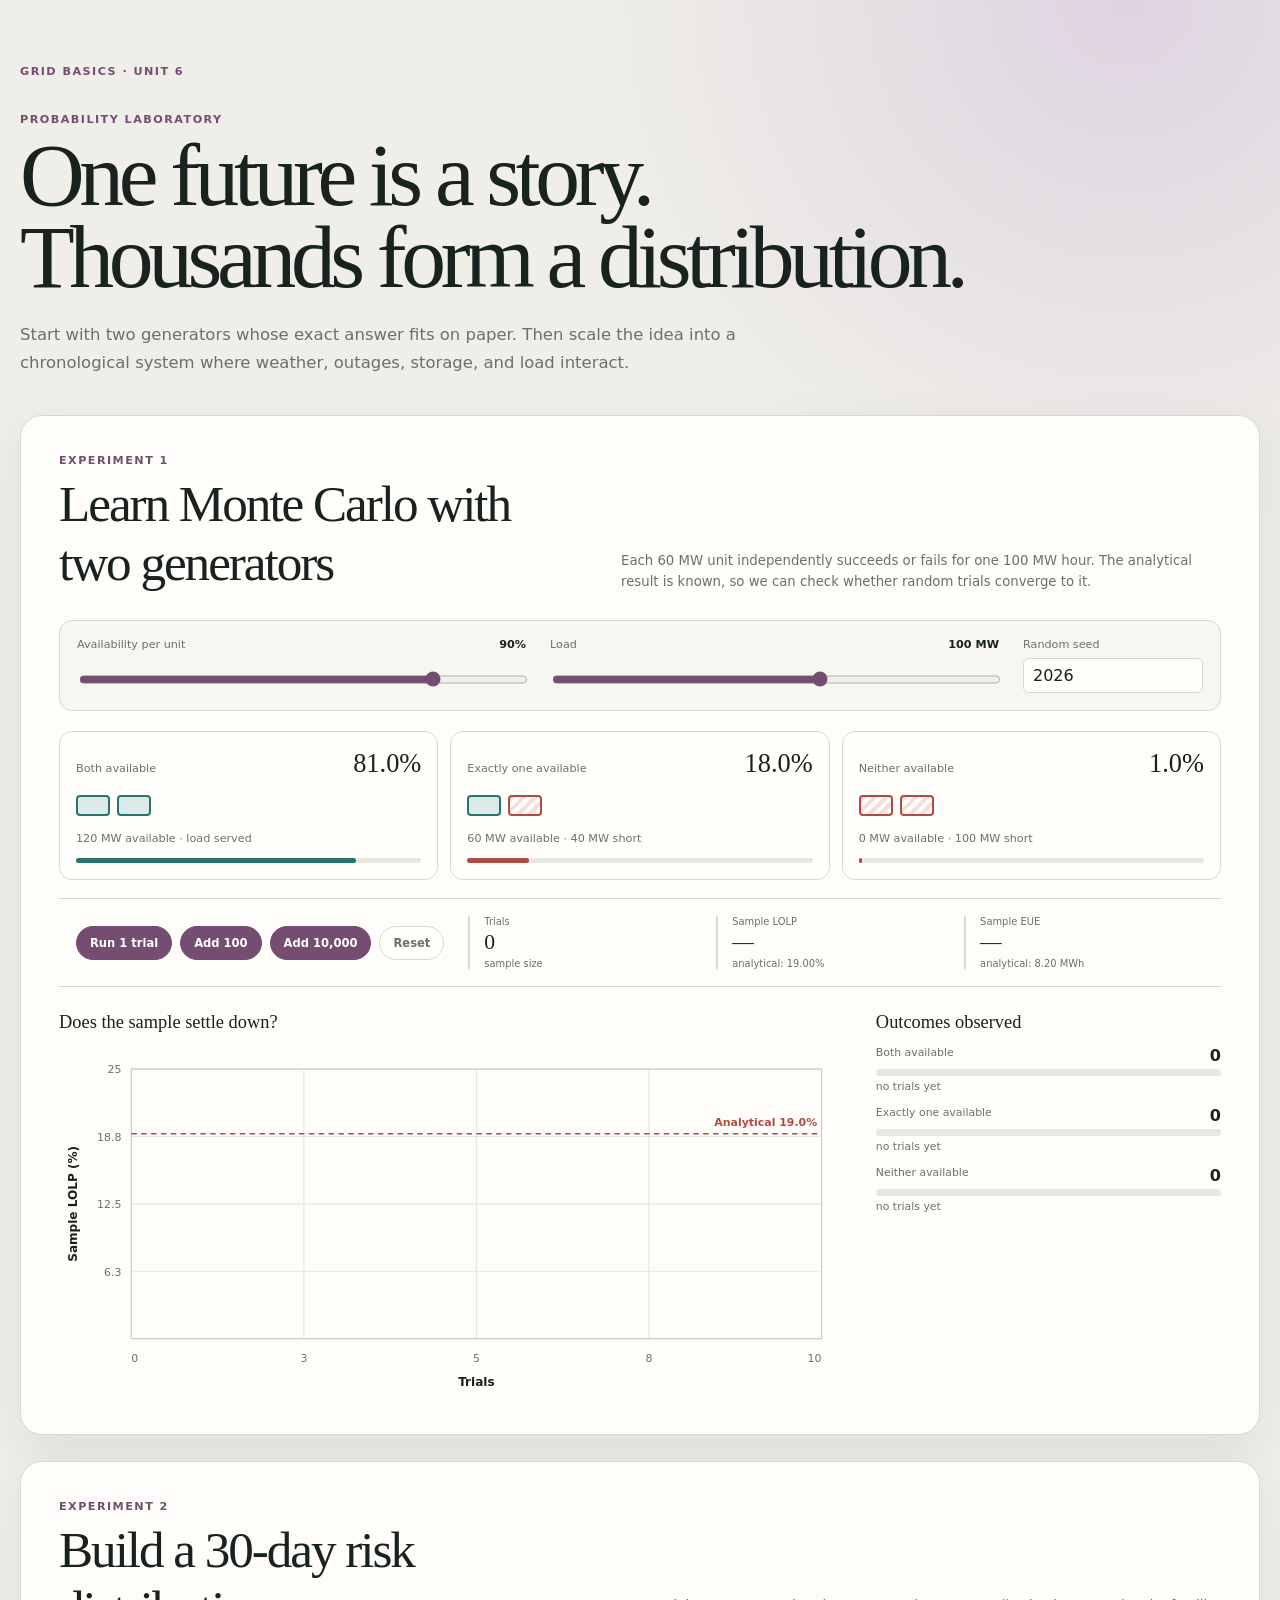
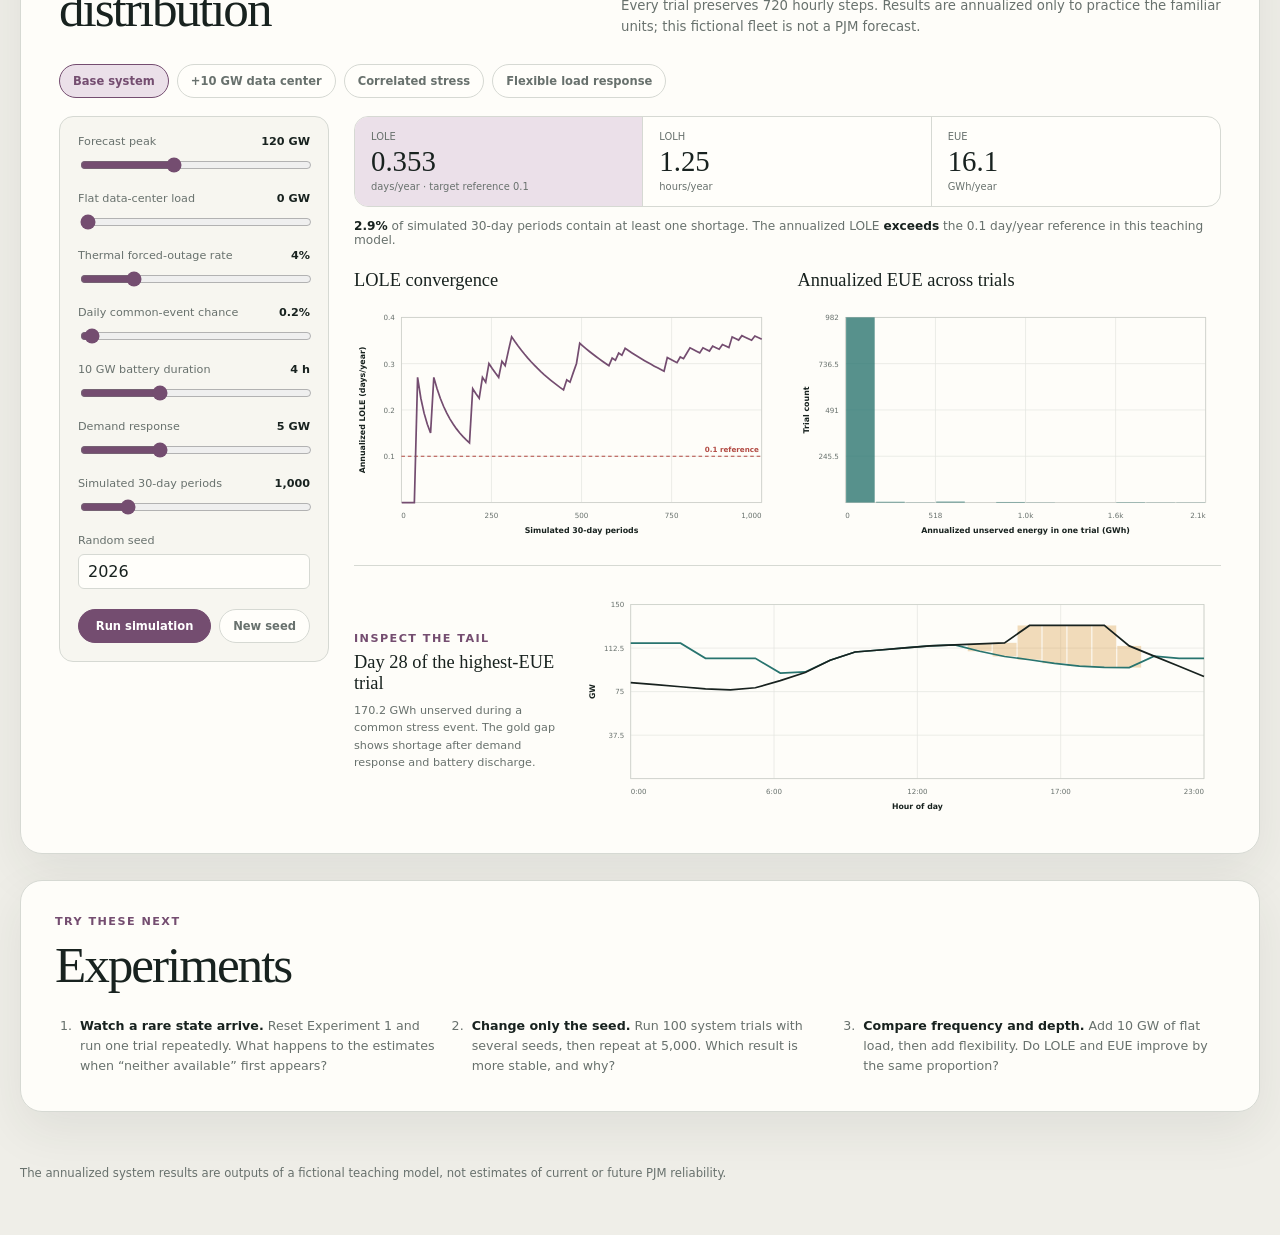
<file: apps/unit-06-reliability-simulation/index.html>
<!doctype html>
<html lang="en">
  <head>
    <meta charset="utf-8" />
    <meta name="viewport" content="width=device-width, initial-scale=1" />
    <meta name="description" content="Interactive Monte Carlo reliability lab for Grid Basics Unit 6." />
    <title>Grid Basics · Reliability Simulation Lab</title>
    <link rel="stylesheet" href="./styles.css" />
    <link rel="stylesheet" href="./outcome-bars.css" />
  </head>
  <body>
    <header class="hero">
      <a href="../../docs/unit-06-reliability-statistics-and-simulation.md">Grid Basics · Unit 6</a>
      <p class="kicker">Probability laboratory</p>
      <h1>One future is a story.<br />Thousands form a distribution.</h1>
      <p>Start with two generators whose exact answer fits on paper. Then scale the idea into a chronological system where weather, outages, storage, and load interact.</p>
    </header>

    <main>
      <section class="experiment coin-lab" aria-labelledby="coin-title">
        <div class="section-heading">
          <div><p class="kicker">Experiment 1</p><h2 id="coin-title">Learn Monte Carlo with two generators</h2></div>
          <p>Each 60 MW unit independently succeeds or fails for one 100 MW hour. The analytical result is known, so we can check whether random trials converge to it.</p>
        </div>

        <div class="coin-controls">
          <label for="unit-availability"><span>Availability per unit <output id="unit-availability-output"></output></span><input id="unit-availability" type="range" min="50" max="100" step="1" value="90" /></label>
          <label for="coin-load"><span>Load <output id="coin-load-output"></output></span><input id="coin-load" type="range" min="40" max="140" step="5" value="100" /></label>
          <label for="coin-seed"><span>Random seed</span><input id="coin-seed" type="number" min="1" step="1" value="2026" /></label>
        </div>

        <div id="state-space" class="state-space" aria-label="Analytical availability states"></div>

        <div class="trial-console">
          <div class="trial-actions" aria-label="Run outage trials">
            <button type="button" data-add-trials="1">Run 1 trial</button>
            <button type="button" data-add-trials="100">Add 100</button>
            <button type="button" data-add-trials="10000">Add 10,000</button>
            <button type="button" id="reset-trials" class="quiet">Reset</button>
          </div>
          <div class="trial-metrics" aria-live="polite">
            <div><span>Trials</span><strong id="trial-count">0</strong><small>sample size</small></div>
            <div><span>Sample LOLP</span><strong id="sample-lolp">—</strong><small id="analytical-lolp">analytical: —</small></div>
            <div><span>Sample EUE</span><strong id="sample-eue">—</strong><small id="analytical-eue">analytical: —</small></div>
          </div>
        </div>

        <div class="coin-chart-grid">
          <div><h3>Does the sample settle down?</h3><svg id="coin-convergence" viewBox="0 0 720 320" role="img" aria-label="Sample loss of load probability converging toward its analytical value"></svg></div>
          <div class="outcome-counts"><h3>Outcomes observed</h3><div id="outcome-counts"></div></div>
        </div>
      </section>

      <section class="experiment system-lab" aria-labelledby="system-title">
        <div class="section-heading">
          <div><p class="kicker">Experiment 2</p><h2 id="system-title">Build a 30-day risk distribution</h2></div>
          <p>Every trial preserves 720 hourly steps. Results are annualized only to practice the familiar units; this fictional fleet is not a PJM forecast.</p>
        </div>

        <div class="presets" aria-label="Reliability scenarios">
          <button type="button" data-system-preset="base" aria-pressed="true">Base system</button>
          <button type="button" data-system-preset="data-center">+10 GW data center</button>
          <button type="button" data-system-preset="correlated">Correlated stress</button>
          <button type="button" data-system-preset="flexible">Flexible load response</button>
        </div>

        <div class="system-layout">
          <aside class="system-controls" aria-label="Reliability simulation assumptions">
            <label for="peak-load"><span>Forecast peak <output id="peak-load-output"></output></span><input id="peak-load" type="range" min="100" max="150" step="1" /></label>
            <label for="data-center-load"><span>Flat data-center load <output id="data-center-load-output"></output></span><input id="data-center-load" type="range" min="0" max="25" step="1" /></label>
            <label for="forced-outage"><span>Thermal forced-outage rate <output id="forced-outage-output"></output></span><input id="forced-outage" type="range" min="1" max="15" step="1" /></label>
            <label for="common-event"><span>Daily common-event chance <output id="common-event-output"></output></span><input id="common-event" type="range" min="0" max="10" step="0.2" /></label>
            <label for="battery-duration"><span>10 GW battery duration <output id="battery-duration-output"></output></span><input id="battery-duration" type="range" min="0" max="12" step="1" /></label>
            <label for="demand-response"><span>Demand response <output id="demand-response-output"></output></span><input id="demand-response" type="range" min="0" max="15" step="1" /></label>
            <label for="system-trials"><span>Simulated 30-day periods <output id="system-trials-output"></output></span><input id="system-trials" type="range" min="100" max="5000" step="100" /></label>
            <label for="system-seed"><span>Random seed</span><input id="system-seed" type="number" min="1" step="1" /></label>
            <div class="run-actions"><button type="button" id="run-system">Run simulation</button><button type="button" id="new-seed" class="quiet">New seed</button></div>
          </aside>

          <div class="system-results">
            <div id="stale-note" class="stale-note" hidden>Assumptions changed. Run the simulation to update results.</div>
            <div class="metric-strip" aria-live="polite">
              <div><span>LOLE</span><strong id="system-lole">—</strong><small>days/year · target reference 0.1</small></div>
              <div><span>LOLH</span><strong id="system-lolh">—</strong><small>hours/year</small></div>
              <div><span>EUE</span><strong id="system-eue">—</strong><small>GWh/year</small></div>
            </div>
            <p class="risk-summary" id="risk-summary"></p>

            <div class="chart-grid">
              <article><h3>LOLE convergence</h3><svg id="system-convergence" viewBox="0 0 590 330" role="img" aria-label="Estimated annual loss of load expectation as trials accumulate"></svg></article>
              <article><h3>Annualized EUE across trials</h3><svg id="eue-histogram" viewBox="0 0 590 330" role="img" aria-label="Distribution of annualized expected unserved energy trial outcomes"></svg></article>
            </div>

            <article class="worst-day"><div><p class="kicker">Inspect the tail</p><h3 id="worst-day-title">Highest-EUE day in the worst trial</h3><p id="worst-day-description"></p></div><svg id="worst-day-chart" viewBox="0 0 900 320" role="img" aria-label="Load and available capability in the highest unserved energy day"></svg></article>
          </div>
        </div>
      </section>

      <section class="challenges" aria-labelledby="challenges-title">
        <p class="kicker">Try these next</p><h2 id="challenges-title">Experiments</h2>
        <ol>
          <li><strong>Watch a rare state arrive.</strong> Reset Experiment 1 and run one trial repeatedly. What happens to the estimates when “neither available” first appears?</li>
          <li><strong>Change only the seed.</strong> Run 100 system trials with several seeds, then repeat at 5,000. Which result is more stable, and why?</li>
          <li><strong>Compare frequency and depth.</strong> Add 10 GW of flat load, then add flexibility. Do LOLE and EUE improve by the same proportion?</li>
        </ol>
      </section>
    </main>

    <footer>The annualized system results are outputs of a fictional teaching model, not estimates of current or future PJM reliability.</footer>
    <script type="module" src="./app.mjs"></script>
  </body>
</html>
</file>
<file: apps/unit-01-grid-day/styles.css>
:root {
  color-scheme: light;
  --ink: #16231f;
  --muted: #5c6b64;
  --paper: #f6f4ed;
  --surface: #fffdf7;
  --line: #d9ddd5;
  --grid: #e8e9e2;
  --accent: #0f7167;
  --accent-soft: #dcefe9;
  --danger: #c3483d;
  --danger-soft: #f7dfdb;
  --steady: #294c60;
  --solar: #e5ad35;
  --wind: #76a99f;
  --flexible: #8a6f51;
  --battery: #735fa7;
  --unserved: #d9574d;
  --shadow: 0 14px 40px rgb(42 53 46 / 8%);
  font-family:
    Inter, ui-sans-serif, system-ui, -apple-system, BlinkMacSystemFont, "Segoe UI",
    sans-serif;
}

* {
  box-sizing: border-box;
}

body {
  margin: 0;
  color: var(--ink);
  background:
    radial-gradient(circle at 85% 0%, rgb(220 239 233 / 70%), transparent 28rem),
    var(--paper);
}

button,
input {
  font: inherit;
}

button {
  color: inherit;
}

.site-header,
.lab-layout,
footer {
  width: min(1480px, calc(100% - 40px));
  margin-inline: auto;
}

.site-header {
  padding: 56px 0 30px;
}

.eyebrow,
.section-label {
  margin: 0 0 8px;
  color: var(--accent);
  font-size: 0.75rem;
  font-weight: 750;
  letter-spacing: 0.11em;
  text-transform: uppercase;
}

.eyebrow {
  text-decoration: none;
}

.site-header h1 {
  max-width: 840px;
  margin: 8px 0 14px;
  font-family: Georgia, "Times New Roman", serif;
  font-size: clamp(2.2rem, 5vw, 4.6rem);
  font-weight: 500;
  letter-spacing: -0.045em;
  line-height: 0.98;
}

.site-header > p {
  max-width: 760px;
  margin: 0;
  color: var(--muted);
  font-size: 1.05rem;
  line-height: 1.65;
}

.lab-layout {
  display: grid;
  grid-template-columns: 300px minmax(0, 1fr);
  gap: 24px;
  align-items: start;
}

.controls,
.chart-section,
.hour-detail,
.storage-detail,
.challenges {
  border: 1px solid var(--line);
  background: rgb(255 253 247 / 92%);
  box-shadow: var(--shadow);
}

.controls {
  position: sticky;
  top: 16px;
  max-height: calc(100vh - 32px);
  padding: 20px;
  overflow-y: auto;
  border-radius: 18px;
}

.control-heading,
.chart-heading,
.hour-heading {
  display: flex;
  gap: 16px;
  align-items: start;
  justify-content: space-between;
}

h2 {
  margin: 0;
  font-family: Georgia, "Times New Roman", serif;
  font-size: 1.35rem;
  font-weight: 500;
  letter-spacing: -0.02em;
}

.text-button {
  padding: 3px 0;
  border: 0;
  color: var(--accent);
  background: transparent;
  cursor: pointer;
  font-size: 0.82rem;
  font-weight: 700;
}

.text-button:hover,
.text-button:focus-visible {
  text-decoration: underline;
}

.preset-grid {
  display: grid;
  grid-template-columns: 1fr 1fr;
  gap: 7px;
  margin: 18px 0 22px;
}

.preset-grid button {
  min-height: 48px;
  padding: 8px 9px;
  border: 1px solid var(--line);
  border-radius: 10px;
  background: var(--surface);
  cursor: pointer;
  font-size: 0.76rem;
  font-weight: 650;
  line-height: 1.2;
}

.preset-grid button:hover,
.preset-grid button:focus-visible {
  border-color: var(--accent);
}

.preset-grid button[aria-pressed="true"] {
  border-color: var(--accent);
  color: var(--accent);
  background: var(--accent-soft);
}

details {
  border-top: 1px solid var(--line);
}

summary {
  padding: 16px 0 10px;
  cursor: pointer;
  font-size: 0.82rem;
  font-weight: 750;
}

.control-list {
  display: grid;
  gap: 15px;
  padding: 3px 0 18px;
}

.control-list label {
  display: grid;
  gap: 6px;
}

.control-list label > span {
  display: flex;
  justify-content: space-between;
  color: var(--muted);
  font-size: 0.75rem;
}

output {
  color: var(--ink);
  font-variant-numeric: tabular-nums;
  font-weight: 750;
}

input[type="range"] {
  width: 100%;
  height: 4px;
  border-radius: 999px;
  accent-color: var(--accent);
  cursor: pointer;
}

.workspace {
  display: grid;
  gap: 18px;
}

.summary {
  display: grid;
  grid-template-columns: repeat(4, minmax(0, 1fr));
  overflow: hidden;
  border: 1px solid var(--line);
  border-radius: 16px;
  background: var(--surface);
  box-shadow: var(--shadow);
}

.summary > div {
  padding: 17px 20px;
  border-right: 1px solid var(--line);
}

.summary > div:last-child {
  border-right: 0;
}

.summary span {
  display: block;
  margin-bottom: 5px;
  color: var(--muted);
  font-size: 0.72rem;
  font-weight: 700;
  letter-spacing: 0.06em;
  text-transform: uppercase;
}

.summary strong {
  font-family: Georgia, "Times New Roman", serif;
  font-size: clamp(1.25rem, 2.5vw, 1.75rem);
  font-weight: 500;
  font-variant-numeric: tabular-nums;
}

.summary .has-shortage {
  background: var(--danger-soft);
}

.summary .has-shortage strong {
  color: var(--danger);
}

.chart-section {
  padding: 22px 22px 16px;
  overflow: hidden;
  border-radius: 18px;
}

.status-message {
  max-width: 330px;
  margin: 0;
  color: var(--accent);
  font-size: 0.82rem;
  font-weight: 700;
  text-align: right;
}

.status-message.warning {
  color: var(--danger);
}

.legend {
  display: flex;
  flex-wrap: wrap;
  gap: 8px 16px;
  margin: 18px 0 2px;
  color: var(--muted);
  font-size: 0.72rem;
}

.legend span {
  display: inline-flex;
  gap: 6px;
  align-items: center;
}

.legend i {
  display: inline-block;
  width: 10px;
  height: 10px;
  border-radius: 2px;
  background: currentcolor;
}

.legend .steady { color: var(--steady); }
.legend .solar { color: var(--solar); }
.legend .wind { color: var(--wind); }
.legend .flexible { color: var(--flexible); }
.legend .battery { color: var(--battery); }
.legend .unserved { color: var(--unserved); }
.legend .demand-line {
  width: 14px;
  height: 2px;
  border-radius: 0;
  color: var(--ink);
}

.chart-wrap {
  width: 100%;
  overflow-x: auto;
}

#balance-chart {
  display: block;
  width: 100%;
  min-width: 690px;
  height: auto;
}

.chart-grid {
  stroke: var(--grid);
  stroke-width: 1;
}

.chart-axis,
.chart-label {
  fill: var(--muted);
  font-family: inherit;
  font-size: 11px;
}

.chart-axis-title {
  fill: var(--ink);
  font-size: 12px;
  font-weight: 700;
}

.hour-hit {
  fill: transparent;
  cursor: pointer;
}

.hour-hit:focus {
  outline: none;
  stroke: var(--accent);
  stroke-width: 2;
}

.selected-hour {
  fill: rgb(15 113 103 / 7%);
  stroke: var(--accent);
  stroke-width: 1;
}

.demand-path {
  fill: none;
  stroke: var(--ink);
  stroke-linecap: round;
  stroke-linejoin: round;
  stroke-width: 2.5;
}

.demand-dot {
  fill: var(--surface);
  stroke: var(--ink);
  stroke-width: 1.5;
}

.hour-and-storage {
  display: grid;
  grid-template-columns: 1.25fr 1fr;
  gap: 18px;
}

.hour-detail,
.storage-detail,
.challenges {
  padding: 22px;
  border-radius: 18px;
}

.balance-status {
  padding: 6px 9px;
  border-radius: 999px;
  color: var(--accent);
  background: var(--accent-soft);
  font-size: 0.72rem;
  font-weight: 750;
}

.balance-status.warning {
  color: var(--danger);
  background: var(--danger-soft);
}

.balance-equation {
  margin: 18px 0;
  padding: 13px 15px;
  border-left: 3px solid var(--accent);
  background: #f1f4ef;
  font-family: ui-monospace, SFMono-Regular, Menlo, Consolas, monospace;
  font-size: 0.86rem;
  font-variant-numeric: tabular-nums;
}

.breakdown {
  display: grid;
  grid-template-columns: 1fr auto;
  gap: 7px 18px;
  margin: 0;
  font-size: 0.82rem;
}

.breakdown dt {
  color: var(--muted);
}

.breakdown dd {
  margin: 0;
  font-variant-numeric: tabular-nums;
  font-weight: 700;
  text-align: right;
}

#storage-chart {
  display: block;
  width: 100%;
  height: auto;
  margin-top: 14px;
}

.soc-area {
  fill: rgb(115 95 167 / 15%);
}

.soc-path {
  fill: none;
  stroke: var(--battery);
  stroke-width: 3;
}

.challenges ol {
  display: grid;
  grid-template-columns: repeat(3, 1fr);
  gap: 24px;
  margin: 18px 0 0;
  padding-left: 22px;
}

.challenges li {
  padding-left: 5px;
  color: var(--muted);
  font-size: 0.88rem;
  line-height: 1.55;
}

footer {
  padding: 26px 0 48px;
  color: var(--muted);
  font-size: 0.76rem;
  line-height: 1.5;
}

.sr-only {
  position: absolute;
  width: 1px;
  height: 1px;
  padding: 0;
  margin: -1px;
  overflow: hidden;
  clip: rect(0, 0, 0, 0);
  white-space: nowrap;
  border: 0;
}

@media (max-width: 980px) {
  .lab-layout {
    grid-template-columns: 1fr;
  }

  .controls {
    position: static;
    max-height: none;
  }

  .control-list {
    grid-template-columns: repeat(2, minmax(0, 1fr));
    column-gap: 24px;
  }
}

@media (max-width: 700px) {
  .site-header,
  .lab-layout,
  footer {
    width: min(100% - 24px, 1480px);
  }

  .site-header {
    padding-top: 36px;
  }

  .summary {
    grid-template-columns: repeat(2, 1fr);
  }

  .summary > div:nth-child(2) {
    border-right: 0;
  }

  .summary > div:nth-child(-n + 2) {
    border-bottom: 1px solid var(--line);
  }

  .hour-and-storage,
  .challenges ol {
    grid-template-columns: 1fr;
  }

  .chart-heading {
    display: block;
  }

  .status-message {
    margin-top: 10px;
    text-align: left;
  }
}

@media (max-width: 480px) {
  .preset-grid,
  .control-list {
    grid-template-columns: 1fr;
  }

  .controls,
  .chart-section,
  .hour-detail,
  .storage-detail,
  .challenges {
    padding: 17px;
    border-radius: 14px;
  }
}

@media (prefers-reduced-motion: reduce) {
  *,
  *::before,
  *::after {
    scroll-behavior: auto !important;
    transition-duration: 0.01ms !important;
  }
}
</file>
<file: apps/unit-02-resources/styles.css>
:root {
  color-scheme: light;
  --ink: #1c211f;
  --muted: #626b67;
  --paper: #f3f0e8;
  --surface: #fffdf8;
  --line: #d9d8d0;
  --accent: #9b4e2f;
  --accent-soft: #f5e3d8;
  --danger: #bd3e35;
  --danger-soft: #f8dfdc;
  --nuclear: #344e5c;
  --coal: #69625c;
  --combined-cycle: #8f6d48;
  --peaker: #b45f3d;
  --solar: #e5ab32;
  --wind: #6ca598;
  --battery: #705ba2;
  --shortage: #d84e45;
  --shadow: 0 16px 42px rgb(56 48 37 / 8%);
  font-family: Inter, ui-sans-serif, system-ui, -apple-system, BlinkMacSystemFont, "Segoe UI", sans-serif;
}

* { box-sizing: border-box; }
html { scroll-behavior: smooth; }
body {
  margin: 0;
  color: var(--ink);
  background:
    radial-gradient(circle at 92% 0%, rgb(245 227 216 / 80%), transparent 30rem),
    var(--paper);
}
button, input, select { font: inherit; }

.hero, main, footer {
  width: min(1240px, calc(100% - 40px));
  margin-inline: auto;
}
.hero { padding: 58px 0 34px; }
.hero > a, .kicker {
  margin: 0 0 8px;
  color: var(--accent);
  font-size: .73rem;
  font-weight: 800;
  letter-spacing: .12em;
  text-decoration: none;
  text-transform: uppercase;
}
.hero h1 {
  margin: 10px 0 16px;
  font-family: Georgia, "Times New Roman", serif;
  font-size: clamp(2.7rem, 7vw, 6.2rem);
  font-weight: 500;
  letter-spacing: -.055em;
  line-height: .91;
}
.hero > p, .section-intro > p:last-child {
  max-width: 730px;
  color: var(--muted);
  font-size: 1.02rem;
  line-height: 1.65;
}
.lab-nav {
  position: sticky;
  z-index: 10;
  top: 0;
  display: flex;
  gap: 26px;
  padding: 14px 18px;
  border: 1px solid var(--line);
  border-radius: 0 0 14px 14px;
  background: rgb(243 240 232 / 94%);
  backdrop-filter: blur(12px);
}
.lab-nav a { color: var(--muted); font-size: .78rem; font-weight: 750; text-decoration: none; }
.lab-nav a:hover, .lab-nav a:focus-visible { color: var(--accent); }
.lab-section {
  margin-top: 26px;
  padding: clamp(22px, 4vw, 42px);
  border: 1px solid var(--line);
  border-radius: 22px;
  background: rgb(255 253 248 / 94%);
  box-shadow: var(--shadow);
  scroll-margin-top: 70px;
}
.section-intro h2 {
  max-width: 780px;
  margin: 0;
  font-family: Georgia, "Times New Roman", serif;
  font-size: clamp(1.9rem, 4vw, 3.3rem);
  font-weight: 500;
  letter-spacing: -.04em;
  line-height: 1.03;
}
.compare-picker {
  display: grid;
  grid-template-columns: 1fr auto 1fr;
  gap: 18px;
  align-items: end;
  margin: 30px 0 20px;
}
.compare-picker label { display: grid; gap: 7px; color: var(--muted); font-size: .76rem; font-weight: 750; }
.compare-picker > span { padding-bottom: 12px; color: var(--muted); font-family: Georgia, serif; font-style: italic; }
select {
  width: 100%;
  padding: 12px 38px 12px 12px;
  border: 1px solid var(--line);
  border-radius: 9px;
  color: var(--ink);
  background: var(--surface);
}
.comparison {
  display: grid;
  grid-template-columns: 160px 1fr 1fr;
  overflow: hidden;
  border: 1px solid var(--line);
  border-radius: 15px;
}
.comparison > div { min-width: 0; padding: 14px 16px; border-right: 1px solid var(--line); border-bottom: 1px solid var(--line); }
.comparison > div:nth-child(3n) { border-right: 0; }
.comparison > div:nth-last-child(-n + 3) { border-bottom: 0; }
.comparison .attribute { color: var(--muted); background: #f5f3ed; font-size: .72rem; font-weight: 800; letter-spacing: .06em; text-transform: uppercase; }
.comparison .resource-head { background: var(--accent-soft); }
.comparison strong { display: block; margin-bottom: 3px; font-family: Georgia, serif; font-size: 1.1rem; }
.comparison span { color: var(--muted); font-size: .8rem; line-height: 1.45; }
.cost-workbench { display: grid; grid-template-columns: minmax(260px, .8fr) minmax(360px, 1.2fr); gap: 30px; margin-top: 30px; }
.control-panel, .operations-controls { display: grid; gap: 19px; align-content: start; }
.control-panel label, .operations-controls label { display: grid; gap: 7px; }
.control-panel label > span, .operations-controls label > span { display: flex; justify-content: space-between; gap: 12px; color: var(--muted); font-size: .78rem; }
output { color: var(--ink); font-variant-numeric: tabular-nums; font-weight: 800; }
input[type="range"] { width: 100%; accent-color: var(--accent); cursor: pointer; }
.cost-result { padding: 26px; border-left: 1px solid var(--line); }
.result-label { margin: 0 0 5px; color: var(--muted); font-size: .75rem; font-weight: 800; letter-spacing: .08em; text-transform: uppercase; }
#total-cost { font-family: Georgia, serif; font-size: clamp(2.8rem, 7vw, 5.4rem); font-weight: 500; letter-spacing: -.05em; }
.equation { padding: 12px 14px; border-left: 3px solid var(--accent); background: #f4f1e9; font-family: ui-monospace, SFMono-Regular, Menlo, monospace; font-size: .82rem; }
.cost-bar { display: flex; height: 24px; margin-top: 24px; overflow: hidden; border-radius: 6px; background: var(--line); }
.cost-bar span { min-width: 1px; }
.cost-bar .fuel { background: var(--combined-cycle); }
.cost-bar .vom { background: var(--wind); }
.cost-bar .emissions { background: var(--accent); }
.cost-legend { display: grid; grid-template-columns: repeat(3, 1fr); gap: 10px; margin-top: 12px; color: var(--muted); font-size: .75rem; }
.cost-legend b { display: block; color: var(--ink); font-variant-numeric: tabular-nums; }
.small-note { margin: 22px 0 0; color: var(--muted); font-size: .76rem; line-height: 1.5; }
.preset-row { display: flex; flex-wrap: wrap; gap: 8px; margin: 28px 0 22px; }
.preset-row button {
  padding: 9px 13px;
  border: 1px solid var(--line);
  border-radius: 999px;
  color: var(--muted);
  background: var(--surface);
  cursor: pointer;
  font-size: .78rem;
  font-weight: 750;
}
.preset-row button[aria-pressed="true"] { border-color: var(--accent); color: var(--accent); background: var(--accent-soft); }
.operations-layout { display: grid; grid-template-columns: 255px minmax(0, 1fr); gap: 26px; align-items: start; }
.operations-controls { padding: 18px; border: 1px solid var(--line); border-radius: 14px; background: #f7f4ed; }
.operations-workspace { min-width: 0; }
.metrics { display: grid; grid-template-columns: repeat(4, 1fr); overflow: hidden; border: 1px solid var(--line); border-radius: 13px; }
.metrics > div { padding: 14px; border-right: 1px solid var(--line); }
.metrics > div:last-child { border: 0; }
.metrics span { display: block; margin-bottom: 4px; color: var(--muted); font-size: .66rem; font-weight: 800; letter-spacing: .06em; text-transform: uppercase; }
.metrics strong { font-family: Georgia, serif; font-size: 1.35rem; font-weight: 500; font-variant-numeric: tabular-nums; }
.chart-heading { display: flex; justify-content: space-between; gap: 18px; align-items: start; margin-top: 26px; }
.chart-heading h3, .hour-detail h3, .challenges h3 { margin: 0; font-family: Georgia, serif; font-size: 1.35rem; font-weight: 500; }
#operation-status { max-width: 310px; margin: 2px 0 0; color: var(--muted); font-size: .78rem; font-weight: 700; text-align: right; }
#operation-status.warning { color: var(--danger); }
.legend { display: flex; flex-wrap: wrap; gap: 8px 13px; margin: 15px 0 0; color: var(--muted); font-size: .68rem; }
.legend span { display: inline-flex; gap: 5px; align-items: center; }
.legend i { width: 9px; height: 9px; border-radius: 2px; background: currentcolor; }
.legend .nuclear { color: var(--nuclear); }.legend .coal { color: var(--coal); }.legend .combined-cycle { color: var(--combined-cycle); }.legend .peaker { color: var(--peaker); }.legend .solar { color: var(--solar); }.legend .wind { color: var(--wind); }.legend .battery { color: var(--battery); }.legend .shortage { color: var(--shortage); }.legend .demand { width: 13px; height: 2px; border-radius: 0; color: var(--ink); }
.chart-scroll { overflow-x: auto; }
#operations-chart { display: block; width: 100%; min-width: 680px; height: auto; }
.grid-line { stroke: #e7e5de; stroke-width: 1; }.axis-text { fill: var(--muted); font: 11px inherit; }.axis-title { fill: var(--ink); font: 700 12px inherit; }.demand-path { fill: none; stroke: var(--ink); stroke-width: 2.5; stroke-linejoin: round; }.hour-hit { fill: transparent; cursor: pointer; }.selected-band { fill: rgb(155 78 47 / 7%); stroke: var(--accent); }.hour-hit:focus { outline: none; stroke: var(--accent); stroke-width: 2; }
.hour-detail { display: grid; grid-template-columns: 150px 1fr 2fr; gap: 20px; align-items: start; padding: 18px; border-top: 1px solid var(--line); }
#hour-message { margin: 0; color: var(--muted); font-size: .8rem; line-height: 1.5; }
#hour-message.warning { color: var(--danger); font-weight: 700; }
.unit-details { display: grid; grid-template-columns: repeat(2, 1fr); gap: 7px 18px; }
.unit-row { display: flex; justify-content: space-between; gap: 10px; color: var(--muted); font-size: .75rem; }
.unit-row b { color: var(--ink); font-variant-numeric: tabular-nums; }
.challenges { margin-top: 28px; padding-top: 23px; border-top: 1px solid var(--line); }
.challenges ol { display: grid; grid-template-columns: repeat(3, 1fr); gap: 24px; padding-left: 20px; }
.challenges li { padding-left: 4px; color: var(--muted); font-size: .82rem; line-height: 1.55; }
footer { padding: 28px 0 50px; color: var(--muted); font-size: .76rem; }

@media (max-width: 900px) {
  .cost-workbench, .operations-layout { grid-template-columns: 1fr; }
  .cost-result { border-top: 1px solid var(--line); border-left: 0; }
  .operations-controls { grid-template-columns: repeat(2, 1fr); }
}
@media (max-width: 680px) {
  .hero, main, footer { width: min(100% - 24px, 1240px); }
  .lab-nav { gap: 14px; overflow-x: auto; white-space: nowrap; }
  .compare-picker { grid-template-columns: 1fr; }.compare-picker > span { display: none; }
  .comparison { grid-template-columns: 95px 1fr 1fr; }.comparison > div { padding: 11px; }
  .metrics { grid-template-columns: repeat(2, 1fr); }.metrics > div:nth-child(2) { border-right: 0; }.metrics > div:nth-child(-n + 2) { border-bottom: 1px solid var(--line); }
  .chart-heading, .hour-detail { display: block; } #operation-status { margin-top: 8px; text-align: left; }
  .unit-details, .challenges ol { grid-template-columns: 1fr; }.unit-details { margin-top: 14px; }
}
@media (max-width: 460px) {
  .lab-section { padding: 18px; border-radius: 16px; }
  .operations-controls, .cost-legend { grid-template-columns: 1fr; }
  .comparison { grid-template-columns: 76px 1fr 1fr; font-size: .72rem; }
}
@media (prefers-reduced-motion: reduce) { html { scroll-behavior: auto; } }
</file>
<file: apps/unit-03-energy-market/styles.css>
:root{color-scheme:light;--ink:#18211f;--muted:#63706b;--paper:#edf1ec;--surface:#fffefa;--line:#d5ddd7;--accent:#176c50;--soft:#dcece4;--danger:#ba4339;--wind:#72a99a;--nuclear:#38576c;--combined:#a17a49;--coal:#6e6660;--peaker:#bd5d3d;--shadow:0 16px 44px rgb(34 55 45/8%);font-family:Inter,ui-sans-serif,system-ui,-apple-system,BlinkMacSystemFont,"Segoe UI",sans-serif}*{box-sizing:border-box}body{margin:0;color:var(--ink);background:radial-gradient(circle at 90% 0%,#dcece4,transparent 30rem),var(--paper)}button,input{font:inherit}.hero,main,footer{width:min(1180px,calc(100% - 40px));margin:auto}.hero{padding:58px 0 34px}.hero a,.intro>p{color:var(--accent);font-size:.73rem;font-weight:800;letter-spacing:.12em;text-decoration:none;text-transform:uppercase}.hero h1{margin:12px 0;font:500 clamp(2.8rem,7vw,6.4rem)/.91 Georgia,serif;letter-spacing:-.06em}.hero>p{max-width:680px;color:var(--muted);font-size:1.05rem;line-height:1.65}.lab{margin:0 0 28px;padding:clamp(22px,4vw,42px);border:1px solid var(--line);border-radius:22px;background:rgb(255 254 250/94%);box-shadow:var(--shadow)}.intro>p{margin:0 0 8px}.intro h2{margin:0 0 7px;font:500 clamp(1.9rem,4vw,3.2rem)/1.02 Georgia,serif;letter-spacing:-.04em}.intro>span{color:var(--muted);line-height:1.5}.control-line{display:grid;grid-template-columns:180px 1fr;gap:20px;align-items:center;margin:30px 0 14px}.control-line label,.controls-grid label,.location-controls label{display:grid;gap:6px;color:var(--muted);font-size:.78rem;font-weight:700}.control-line label{display:flex;justify-content:space-between}.controls-grid label>span,.location-controls label>span{display:flex;justify-content:space-between}output{color:var(--ink);font-weight:800;font-variant-numeric:tabular-nums}input[type=range]{width:100%;accent-color:var(--accent)}.stack-layout{display:grid;grid-template-columns:minmax(0,1fr) 230px;gap:22px;align-items:center}#stack-chart{display:block;width:100%;height:auto}.result-panel{padding:22px;border-left:1px solid var(--line)}.result-panel>p:first-child{margin:0;color:var(--muted);font-size:.72rem;font-weight:800;letter-spacing:.08em;text-transform:uppercase}.result-panel>strong{display:block;margin:5px 0 12px;font:500 2.8rem Georgia,serif;letter-spacing:-.04em}.result-panel>p{color:var(--muted);font-size:.8rem;line-height:1.5}.result-panel dl{display:grid;grid-template-columns:1fr auto;gap:8px;margin-top:22px;font-size:.76rem}.result-panel dt{color:var(--muted)}.result-panel dd{margin:0;font-weight:800}.dispatch-cards{display:grid;grid-template-columns:repeat(5,1fr);gap:8px;margin-top:15px}.dispatch-card{padding:12px;border:1px solid var(--line);border-radius:10px;background:#f8f7f2}.dispatch-card.marginal{border-color:var(--accent);background:var(--soft)}.dispatch-card.off{opacity:.56}.dispatch-card strong,.dispatch-card span{display:block}.dispatch-card strong{font-size:.78rem}.dispatch-card span{margin-top:5px;color:var(--muted);font-size:.68rem}.settlement-layout{display:grid;grid-template-columns:320px 1fr;gap:34px;margin-top:30px}.controls-grid{display:grid;gap:19px}.settlement-result{padding:22px;border-left:1px solid var(--line)}.formula{padding:12px 14px;border-left:3px solid var(--accent);background:#f1f4ef;font:12px ui-monospace,SFMono-Regular,Menlo,monospace}.settlement-flow{display:grid;grid-template-columns:1fr auto 1fr auto 1.2fr;gap:12px;align-items:center;margin:26px 0}.settlement-flow>div{padding:14px;border:1px solid var(--line);border-radius:10px}.settlement-flow span{display:block;color:var(--muted);font-size:.68rem}.settlement-flow strong{display:block;margin-top:5px;font:500 1.3rem Georgia,serif}.settlement-flow .total{border-color:var(--accent);background:var(--soft)}#effective-price{color:var(--muted);font-size:.82rem}.location-controls{display:grid;grid-template-columns:1fr 1fr;gap:28px;margin:28px 0}.grid-diagram{display:grid;grid-template-columns:1fr minmax(180px,.8fr) 1fr;gap:24px;align-items:center}.grid-diagram article{padding:24px;border:1px solid var(--line);border-radius:15px;background:#f8f7f2;text-align:center}.grid-diagram article p{margin:0;color:var(--muted);font-size:.72rem;font-weight:800;text-transform:uppercase}.grid-diagram article strong{display:block;margin:5px 0;font:500 2.2rem Georgia,serif}.grid-diagram article span{color:var(--muted);font-size:.76rem}.transmission{text-align:center}.transmission>span{font-size:.8rem;font-weight:800}.transmission>div{height:8px;margin:10px 0;border-radius:99px;background:var(--line);overflow:hidden}.transmission i{display:block;width:0;height:100%;background:var(--accent)}.transmission small{color:var(--muted)}.explanation{max-width:780px;margin:24px auto;color:var(--muted);line-height:1.6;text-align:center}.zone-dispatch{display:grid;grid-template-columns:1fr 1fr;gap:20px}.zone-dispatch>div{padding:18px;border-top:1px solid var(--line)}.zone-dispatch h3,.challenges h3{margin:0 0 12px;font:500 1.2rem Georgia,serif}.resource-row{display:flex;justify-content:space-between;gap:10px;padding:6px 0;color:var(--muted);font-size:.75rem}.resource-row b{color:var(--ink);font-variant-numeric:tabular-nums}.challenges{margin-top:25px;padding-top:22px;border-top:1px solid var(--line)}.challenges ol{display:grid;grid-template-columns:repeat(3,1fr);gap:22px;padding-left:20px}.challenges li{padding-left:4px;color:var(--muted);font-size:.8rem;line-height:1.55}.grid-line{stroke:#e3e7e2}.axis-text{fill:var(--muted);font:11px inherit}.axis-title{fill:var(--ink);font:700 12px inherit}.demand-line{stroke:var(--danger);stroke-width:2.5;stroke-dasharray:5 4}.price-line{stroke:var(--accent);stroke-width:2}.chart-label{fill:var(--ink);font:700 11px inherit}footer{padding:8px 0 50px;color:var(--muted);font-size:.75rem}@media(max-width:800px){.stack-layout,.settlement-layout{grid-template-columns:1fr}.result-panel,.settlement-result{border-top:1px solid var(--line);border-left:0}.dispatch-cards{grid-template-columns:repeat(2,1fr)}.settlement-flow{grid-template-columns:1fr}.settlement-flow>b{display:none}}@media(max-width:620px){.hero,main,footer{width:min(100% - 24px,1180px)}.lab{padding:18px;border-radius:16px}.control-line,.location-controls,.grid-diagram,.zone-dispatch,.challenges ol{grid-template-columns:1fr}.transmission{padding:12px}.dispatch-cards{grid-template-columns:1fr 1fr}.grid-diagram article{padding:18px}}
</file>
<file: apps/unit-04-resource-adequacy/styles.css>
:root{color-scheme:light;--ink:#18211e;--muted:#63706a;--paper:#f2f0e9;--surface:#fffefa;--line:#d8ddd7;--accent:#305f83;--soft:#dfeaf1;--danger:#bd463d;--danger-soft:#f7dfdc;--thermal:#3f5c69;--hydro:#3d8b88;--dr:#8c78a7;--solar:#e3aa34;--battery:#765da5;--imports:#93a89d;--shadow:0 16px 44px rgb(42 51 45/8%);font-family:Inter,ui-sans-serif,system-ui,-apple-system,BlinkMacSystemFont,"Segoe UI",sans-serif}*{box-sizing:border-box}body{margin:0;color:var(--ink);background:radial-gradient(circle at 90% 0%,#dfeaf1,transparent 31rem),var(--paper)}button,input{font:inherit}.hero,main,footer{width:min(1380px,calc(100% - 40px));margin:auto}.hero{padding:58px 0 35px}.hero a,.kicker{margin:0 0 8px;color:var(--accent);font-size:.72rem;font-weight:800;letter-spacing:.12em;text-decoration:none;text-transform:uppercase}.hero h1{margin:12px 0 16px;font:500 clamp(2.8rem,7vw,6.4rem)/.91 Georgia,serif;letter-spacing:-.06em}.hero>p,.section-intro>p:last-child{max-width:740px;color:var(--muted);font-size:1.03rem;line-height:1.65}.calculator,.lab{border:1px solid var(--line);border-radius:22px;background:rgb(255 254 250/95%);box-shadow:var(--shadow)}.calculator{display:grid;grid-template-columns:220px 1fr 250px;gap:28px;align-items:center;padding:25px 30px}.calculator h2,.section-intro h2{margin:0;font:500 1.55rem Georgia,serif;letter-spacing:-.03em}.calculator-controls{display:grid;grid-template-columns:1fr 1fr;gap:22px}.calculator label,.controls label{display:grid;gap:7px}.calculator label>span,.controls label>span{display:flex;justify-content:space-between;gap:10px;color:var(--muted);font-size:.75rem}.calculator-result{text-align:right}.calculator-result strong,.calculator-result span,.calculator-result code{display:block}.calculator-result strong{font:500 2.7rem Georgia,serif}.calculator-result span{color:var(--muted);font-size:.72rem}.calculator-result code{margin-top:6px;color:var(--accent);font-size:.68rem}output{color:var(--ink);font-weight:800;font-variant-numeric:tabular-nums}input[type=range]{width:100%;accent-color:var(--accent)}.lab{margin-top:26px;padding:clamp(22px,3vw,38px)}.section-intro h2{font-size:clamp(2rem,4vw,3.3rem)}.presets{display:flex;flex-wrap:wrap;gap:8px;margin:27px 0 20px}.presets button{padding:9px 13px;border:1px solid var(--line);border-radius:999px;color:var(--muted);background:var(--surface);cursor:pointer;font-size:.76rem;font-weight:750}.presets button[aria-pressed=true]{border-color:var(--accent);color:var(--accent);background:var(--soft)}.lab-layout{display:grid;grid-template-columns:260px minmax(0,1fr);gap:24px;align-items:start}.controls{display:grid;gap:17px;padding:18px;border:1px solid var(--line);border-radius:14px;background:#f7f6f1}.workspace{min-width:0}.margin-strip{display:grid;grid-template-columns:repeat(3,1fr);overflow:hidden;border:1px solid var(--line);border-radius:14px}.margin-strip>div{padding:14px 17px;border-right:1px solid var(--line)}.margin-strip>div:last-child{border:0}.margin-strip span,.margin-strip small,.portfolio-metrics span{display:block;color:var(--muted);font-size:.66rem;font-weight:750;text-transform:uppercase}.margin-strip strong{display:block;margin:3px 0;font:500 1.6rem Georgia,serif}.margin-strip small{text-transform:none;font-weight:500}.portfolio-grid{display:grid;grid-template-columns:1fr 1fr;gap:15px;margin-top:15px}.portfolio{min-width:0;padding:18px;border:1px solid var(--line);border-radius:15px;background:#fbfaf6}.portfolio header{display:flex;justify-content:space-between;gap:14px;align-items:start}.portfolio header p{margin:0;color:var(--accent);font-size:.68rem;font-weight:800;text-transform:uppercase}.portfolio h3{margin:3px 0 0;font:500 1.05rem/1.25 Georgia,serif}.portfolio header>span{padding:5px 8px;border-radius:99px;color:#25705c;background:#e0eee8;font-size:.66rem;font-weight:800}.portfolio header>span.warning{color:var(--danger);background:var(--danger-soft)}.portfolio-metrics{display:grid;grid-template-columns:repeat(3,1fr);gap:8px;margin:15px 0}.portfolio-metrics>div{padding:9px;border-left:2px solid var(--line)}.portfolio-metrics strong{display:block;margin-top:4px;font-size:.9rem;font-variant-numeric:tabular-nums}.portfolio svg{display:block;width:100%;height:auto}.grid-line{stroke:#e4e7e2}.axis-text{fill:var(--muted);font:10px inherit}.axis-title{fill:var(--ink);font:700 11px inherit}.demand-path{fill:none;stroke:var(--ink);stroke-width:2.3}.capacity-path{fill:none;stroke:var(--accent);stroke-width:2;stroke-dasharray:5 4}.shortage-area{fill:rgb(189 70 61/25%)}.selected-line{stroke:var(--accent);stroke-width:1}.critical-detail{display:grid;grid-template-columns:140px 180px 1fr;gap:20px;align-items:center;margin-top:15px;padding:16px 18px;border-top:1px solid var(--line)}.critical-detail h3,.challenges h3{margin:0;font:500 1.25rem Georgia,serif}.hour-comparison{font-size:.75rem}.comparison-row{display:grid;grid-template-columns:105px 1fr 1fr;gap:10px;padding:5px 0;border-bottom:1px solid #ebece7}.comparison-row:last-child{border:0}.comparison-row span{color:var(--muted)}.comparison-row b{text-align:right;font-variant-numeric:tabular-nums}.challenges{margin-top:25px;padding-top:22px;border-top:1px solid var(--line)}.challenges ol{display:grid;grid-template-columns:repeat(3,1fr);gap:23px;padding-left:20px}.challenges li{padding-left:4px;color:var(--muted);font-size:.8rem;line-height:1.55}footer{padding:26px 0 50px;color:var(--muted);font-size:.75rem}@media(max-width:1050px){.calculator{grid-template-columns:1fr}.calculator-result{text-align:left}.lab-layout{grid-template-columns:1fr}.controls{grid-template-columns:repeat(2,1fr)}}@media(max-width:780px){.portfolio-grid{grid-template-columns:1fr}.critical-detail{grid-template-columns:1fr}.challenges ol{grid-template-columns:1fr}.calculator-controls{grid-template-columns:1fr 1fr}}@media(max-width:520px){.hero,main,footer{width:min(100% - 24px,1380px)}.calculator,.lab{padding:18px;border-radius:16px}.controls,.calculator-controls,.margin-strip{grid-template-columns:1fr}.margin-strip>div{border-right:0;border-bottom:1px solid var(--line)}.margin-strip>div:last-child{border-bottom:0}}
</file>
<file: apps/unit-05-capacity-market/styles.css>
:root{color-scheme:light;--ink:#17211d;--muted:#657069;--paper:#f1efe7;--surface:#fffdf7;--panel:#f8f6ef;--line:#d8d9d1;--accent:#b14d45;--accent-soft:#f4ded8;--supply:#315e6b;--demand:#b14d45;--accepted:#d5923c;--energy:#638365;--shadow:0 18px 48px rgb(45 45 35/8%);font-family:Inter,ui-sans-serif,system-ui,-apple-system,BlinkMacSystemFont,"Segoe UI",sans-serif}*{box-sizing:border-box}body{margin:0;color:var(--ink);background:radial-gradient(circle at 90% 0%,#f0dcd5,transparent 33rem),var(--paper)}button,input{font:inherit}.hero,main,footer{width:min(1320px,calc(100% - 40px));margin:auto}.hero{padding:60px 0 38px}.hero>a,.eyebrow{color:var(--accent);font-size:.7rem;font-weight:850;letter-spacing:.13em;text-decoration:none;text-transform:uppercase}.hero .eyebrow{margin:34px 0 7px}.hero h1{max-width:900px;margin:0;font:500 clamp(3.4rem,8vw,7.4rem)/.88 Georgia,serif;letter-spacing:-.065em}.lede{max-width:720px;margin:24px 0 0;color:var(--muted);font-size:1.04rem;line-height:1.7}.auction,.revenue,.experiments{border:1px solid var(--line);border-radius:22px;background:rgb(255 253 247/96%);box-shadow:var(--shadow)}.auction{padding:clamp(22px,3vw,38px)}.section-heading{display:flex;justify-content:space-between;gap:36px;align-items:end}.section-heading .eyebrow,.experiments>.eyebrow{margin:0 0 7px}.section-heading h2,.experiments h2{margin:0;font:500 clamp(2rem,4vw,3.3rem) Georgia,serif;letter-spacing:-.04em}.section-heading>p{max-width:610px;margin:0;color:var(--muted);font-size:.85rem;line-height:1.6}.presets{display:flex;flex-wrap:wrap;gap:8px;margin:28px 0 20px}.presets button{padding:9px 14px;border:1px solid var(--line);border-radius:99px;color:var(--muted);background:var(--surface);cursor:pointer;font-size:.75rem;font-weight:800}.presets button[aria-pressed=true]{border-color:var(--accent);color:var(--accent);background:var(--accent-soft)}.auction-layout{display:grid;grid-template-columns:290px minmax(0,1fr);gap:24px;align-items:start}.control-panel{overflow:hidden;border:1px solid var(--line);border-radius:15px;background:var(--panel)}.control-panel section{padding:18px}.control-panel section+section{border-top:1px solid var(--line)}.control-title{display:flex;justify-content:space-between;gap:12px;align-items:baseline;margin-bottom:17px}.control-title h3{margin:0;font:500 1.15rem Georgia,serif}.control-title span{color:var(--muted);font-size:.62rem}.control-panel label,.revenue-controls label{display:grid;gap:6px;margin-top:15px}.control-panel label>span,.revenue-controls label>span{display:flex;justify-content:space-between;gap:8px;color:var(--muted);font-size:.7rem}output{color:var(--ink);font-weight:800;font-variant-numeric:tabular-nums}input[type=range]{width:100%;accent-color:var(--accent)}.supply-head,.supply-row{display:grid;grid-template-columns:minmax(0,1fr) 52px 72px;gap:7px;align-items:center}.supply-head{padding-bottom:7px;color:var(--muted);font-size:.57rem;font-weight:800;text-align:center;text-transform:uppercase}.supply-head span:first-child{text-align:left}.supply-row{padding:7px 0;border-top:1px solid #e5e4dd}.supply-row label{display:flex;min-width:0;gap:7px;align-items:center;margin:0;color:var(--ink);font-size:.66rem}.supply-row label i{width:7px;height:20px;flex:0 0 auto;border-radius:2px;background:var(--block-color)}.supply-row label span{overflow:hidden;text-overflow:ellipsis;white-space:nowrap}.supply-row input{width:100%;padding:5px 3px;border:1px solid var(--line);border-radius:5px;color:var(--ink);background:var(--surface);font-size:.68rem;text-align:center}.clearing-workspace{min-width:0}.metric-strip{display:grid;grid-template-columns:repeat(3,1fr);overflow:hidden;border:1px solid var(--line);border-radius:14px;background:var(--surface)}.metric-strip>div{padding:15px 17px;border-right:1px solid var(--line)}.metric-strip>div:last-child{border:0}.metric-strip>div.primary{background:#faf0ed}.metric-strip span,.metric-strip small,.revenue-total span,.revenue-total small{display:block;color:var(--muted);font-size:.63rem;font-weight:750}.metric-strip span{text-transform:uppercase}.metric-strip strong{display:block;margin:4px 0;font:500 clamp(1.35rem,2.5vw,2.1rem) Georgia,serif;font-variant-numeric:tabular-nums}.chart-wrap{margin-top:14px;border-bottom:1px solid var(--line)}#auction-chart{display:block;width:100%;height:auto}.grid-line{stroke:#e7e6df;stroke-width:1}.chart-frame{fill:none;stroke:#caccc4}.axis-text{fill:var(--muted);font:11px Inter,system-ui,sans-serif}.axis-title{fill:var(--ink);font:700 12px Inter,system-ui,sans-serif}.target-line{stroke:#aeb2ac;stroke-dasharray:4 5}.target-label{fill:var(--muted);font:700 11px Inter,system-ui,sans-serif}.demand-path{fill:none;stroke:var(--demand);stroke-width:3}.supply-path{fill:none;stroke:var(--supply);stroke-width:3;stroke-linejoin:round}.accepted-path{fill:none;stroke:var(--accepted);stroke-width:7;stroke-linecap:butt}.clearing-guide{stroke:var(--accent);stroke-width:1.2;stroke-dasharray:4 4}.clearing-dot{fill:var(--surface);stroke:var(--accent);stroke-width:4}.clearing-label{fill:var(--ink);font:800 13px Inter,system-ui,sans-serif}.legend{display:flex;flex-wrap:wrap;gap:18px;margin:11px 0;color:var(--muted);font-size:.68rem}.legend span{display:flex;gap:7px;align-items:center}.legend i{display:inline-block;width:22px;height:3px}.supply-key{background:var(--supply)}.demand-key{background:var(--demand)}.cleared-key{height:6px!important;background:var(--accepted)}.outcome{display:grid;grid-template-columns:minmax(220px,.8fr) 1.2fr;gap:25px;margin-top:18px;padding:18px 0 2px;border-top:1px solid var(--line)}.outcome span{color:var(--accent);font-size:.62rem;font-weight:850;letter-spacing:.1em;text-transform:uppercase}.outcome h3{margin:5px 0 0;font:500 1.25rem/1.25 Georgia,serif}.outcome p{margin:0;color:var(--muted);font-size:.78rem;line-height:1.6}.revenue{margin-top:26px;padding:clamp(22px,3vw,34px)}.revenue-layout{display:grid;grid-template-columns:1.1fr .9fr;gap:45px;align-items:center;margin-top:28px}.revenue-controls{display:grid;grid-template-columns:1fr 1fr;gap:3px 24px}.revenue-result{padding:20px;border-left:1px solid var(--line)}.revenue-total strong{display:block;margin:5px 0;font:500 2.5rem Georgia,serif}.stack-bar{display:flex;overflow:hidden;height:18px;margin:20px 0 12px;border-radius:4px;background:#e5e4dd}.stack-bar div{transition:width .2s}.stack-bar #capacity-bar{background:var(--accepted)}.stack-bar #energy-bar{background:var(--energy)}.stack-labels{display:grid;grid-template-columns:1fr 1fr;gap:16px}.stack-labels p{display:grid;grid-template-columns:9px 1fr;gap:2px 7px;margin:0;color:var(--muted);font-size:.7rem}.stack-labels i{grid-row:1/3;width:8px;height:8px;margin-top:3px;border-radius:50%}.capacity-dot{background:var(--accepted)}.energy-dot{background:var(--energy)}.stack-labels strong{color:var(--ink);font-size:.9rem}.experiments{margin:26px 0;padding:clamp(22px,3vw,34px)}.experiments ol{display:grid;grid-template-columns:repeat(3,1fr);gap:28px;margin:24px 0 0;padding-left:22px}.experiments li{padding-left:4px;color:var(--muted);font-size:.8rem;line-height:1.6}.experiments strong{color:var(--ink)}footer{padding:28px 0 55px;color:var(--muted);font-size:.73rem}@media(max-width:960px){.auction-layout{grid-template-columns:1fr}.control-panel{display:grid;grid-template-columns:.8fr 1.2fr}.control-panel section+section{border-top:0;border-left:1px solid var(--line)}}@media(max-width:720px){.hero,main,footer{width:min(100% - 24px,1320px)}.section-heading{display:block}.section-heading>p{margin-top:13px}.metric-strip,.revenue-layout,.experiments ol{grid-template-columns:1fr}.metric-strip>div{border-right:0;border-bottom:1px solid var(--line)}.metric-strip>div:last-child{border-bottom:0}.outcome{grid-template-columns:1fr;gap:10px}.revenue-result{border-top:1px solid var(--line);border-left:0}.experiments ol{gap:14px}}@media(max-width:520px){.hero{padding-top:38px}.auction,.revenue,.experiments{padding:17px;border-radius:15px}.control-panel{display:block}.control-panel section+section{border-top:1px solid var(--line);border-left:0}.revenue-controls{grid-template-columns:1fr}.supply-head,.supply-row{grid-template-columns:minmax(0,1fr) 48px 68px}.chart-wrap{overflow-x:auto}#auction-chart{min-width:590px}.stack-labels{grid-template-columns:1fr}}
</file>
<file: apps/unit-06-reliability-simulation/styles.css>
:root{color-scheme:light;--ink:#18221f;--muted:#68716d;--paper:#efeee8;--surface:#fffefa;--panel:#f7f6f0;--line:#d6d9d3;--teal:#28746f;--teal-soft:#dcebe7;--plum:#744d70;--plum-soft:#ebe0e9;--gold:#d49436;--red:#b24a43;--red-soft:#f4dedb;--shadow:0 18px 50px rgb(37 48 43/8%);font-family:Inter,ui-sans-serif,system-ui,-apple-system,BlinkMacSystemFont,"Segoe UI",sans-serif}*{box-sizing:border-box}body{margin:0;color:var(--ink);background:radial-gradient(circle at 88% 0%,#ded4e1,transparent 34rem),var(--paper)}button,input{font:inherit}.hero,main,footer{width:min(1360px,calc(100% - 40px));margin:auto}.hero{padding:60px 0 38px}.hero>a,.kicker{color:var(--plum);font-size:.7rem;font-weight:800;letter-spacing:.13em;text-decoration:none;text-transform:uppercase}.hero .kicker{margin:34px 0 8px}.hero h1{max-width:1100px;margin:0;font:500 clamp(3.2rem,7vw,6.8rem)/.91 Georgia,serif;letter-spacing:-.06em}.hero>p:last-child{max-width:760px;margin:24px 0 0;color:var(--muted);font-size:1.03rem;line-height:1.7}.experiment,.challenges{border:1px solid var(--line);border-radius:22px;background:rgb(255 254 250/96%);box-shadow:var(--shadow)}.experiment{padding:clamp(22px,3vw,38px)}.section-heading{display:flex;justify-content:space-between;gap:38px;align-items:end}.section-heading .kicker,.challenges>.kicker{margin:0 0 7px}.section-heading h2,.challenges h2{margin:0;font:500 clamp(2rem,4vw,3.2rem) Georgia,serif;letter-spacing:-.04em}.section-heading>p{max-width:600px;margin:0;color:var(--muted);font-size:.83rem;line-height:1.6}.coin-controls{display:grid;grid-template-columns:1fr 1fr 180px;gap:24px;margin:28px 0 20px;padding:17px;border:1px solid var(--line);border-radius:13px;background:var(--panel)}.coin-controls label,.system-controls label{display:grid;gap:7px}.coin-controls label>span,.system-controls label>span{display:flex;justify-content:space-between;gap:10px;color:var(--muted);font-size:.7rem}.coin-controls input[type=number],.system-controls input[type=number]{width:100%;padding:7px 9px;border:1px solid var(--line);border-radius:6px;color:var(--ink);background:var(--surface)}input[type=range]{width:100%;accent-color:var(--plum)}output{color:var(--ink);font-weight:800;font-variant-numeric:tabular-nums}.state-space{display:grid;grid-template-columns:repeat(3,1fr);gap:12px}.state-card{padding:16px;border:1px solid var(--line);border-radius:13px;background:var(--surface)}.state-card>div:first-child{display:flex;justify-content:space-between;gap:10px;align-items:baseline}.state-card span{color:var(--muted);font-size:.7rem}.state-card strong{font:500 1.65rem Georgia,serif}.unit-icons{display:flex;gap:7px;margin:16px 0}.unit-icons i{width:34px;height:21px;border:2px solid var(--teal);border-radius:4px;background:var(--teal-soft)}.unit-icons i.down{border-color:var(--red);background:repeating-linear-gradient(135deg,var(--red-soft),var(--red-soft) 4px,transparent 4px,transparent 8px)}.state-card p{margin:0;color:var(--muted);font-size:.7rem}.probability-bar{height:5px;margin-top:13px;border-radius:4px;background:#e7e7e1}.probability-bar i{display:block;height:100%;border-radius:inherit;background:var(--teal)}.state-card.shortage .probability-bar i{background:var(--red)}.trial-console{display:grid;grid-template-columns:auto 1fr;gap:24px;align-items:center;margin-top:18px;padding:17px;border-top:1px solid var(--line);border-bottom:1px solid var(--line)}.trial-actions,.presets,.run-actions{display:flex;flex-wrap:wrap;gap:8px}.trial-actions button,.presets button,.run-actions button{padding:9px 13px;border:1px solid var(--plum);border-radius:99px;color:#fff;background:var(--plum);cursor:pointer;font-size:.72rem;font-weight:750}.trial-actions button.quiet,.run-actions button.quiet{border-color:var(--line);color:var(--muted);background:var(--surface)}.trial-metrics{display:grid;grid-template-columns:repeat(3,1fr);gap:8px}.trial-metrics>div{padding-left:14px;border-left:2px solid var(--line)}.trial-metrics span,.trial-metrics small,.metric-strip span,.metric-strip small{display:block;color:var(--muted);font-size:.62rem}.trial-metrics strong{display:block;margin:3px 0;font:500 1.35rem Georgia,serif}.coin-chart-grid{display:grid;grid-template-columns:minmax(0,1.6fr) minmax(240px,.7fr);gap:28px;margin-top:25px}.coin-chart-grid h3,.chart-grid h3,.worst-day h3{margin:0 0 12px;font:500 1.15rem Georgia,serif}.coin-chart-grid svg,.chart-grid svg,.worst-day svg{display:block;width:100%;height:auto}.outcome-counts>div>div{display:grid;grid-template-columns:1fr auto;gap:4px 10px;margin:13px 0}.outcome-counts span,.outcome-counts small{color:var(--muted);font-size:.68rem}.outcome-counts div div div{grid-column:1/3;height:7px;border-radius:5px;background:#e8e7e1}.outcome-counts div div div i{display:block;height:100%;border-radius:inherit;background:var(--teal)}.outcome-counts small{grid-column:1/3}.system-lab{margin-top:26px}.presets{margin:26px 0 18px}.presets button{border-color:var(--line);color:var(--muted);background:var(--surface)}.presets button[aria-pressed=true]{border-color:var(--plum);color:var(--plum);background:var(--plum-soft)}.system-layout{display:grid;grid-template-columns:270px minmax(0,1fr);gap:25px;align-items:start}.system-controls{display:grid;gap:17px;padding:18px;border:1px solid var(--line);border-radius:14px;background:var(--panel)}.run-actions{margin-top:3px}.run-actions button:first-child{flex:1}.run-actions button:disabled{cursor:wait;opacity:.65}.system-results{min-width:0}.stale-note{margin-bottom:9px;padding:8px 11px;border-left:3px solid var(--gold);color:#76551f;background:#fbefd9;font-size:.7rem}.metric-strip{display:grid;grid-template-columns:repeat(3,1fr);overflow:hidden;border:1px solid var(--line);border-radius:14px;background:var(--surface)}.metric-strip>div{padding:14px 16px;border-right:1px solid var(--line)}.metric-strip>div:first-child{background:var(--plum-soft)}.metric-strip>div:last-child{border:0}.metric-strip span{text-transform:uppercase}.metric-strip strong{display:block;margin:3px 0;font:500 1.8rem Georgia,serif;font-variant-numeric:tabular-nums}.risk-summary{margin:12px 0 23px;color:var(--muted);font-size:.76rem}.risk-summary strong{color:var(--ink)}.chart-grid{display:grid;grid-template-columns:1fr 1fr;gap:20px}.chart-grid article{min-width:0}.grid-line{stroke:#e5e6e0}.chart-frame{fill:none;stroke:#c9ccc6}.axis-text{fill:var(--muted);font:10px Inter,system-ui,sans-serif}.axis-title{fill:var(--ink);font:700 11px Inter,system-ui,sans-serif}.benchmark-line{stroke:var(--red);stroke-width:1.4;stroke-dasharray:5 4}.benchmark-label{fill:var(--red);font:700 10px Inter,system-ui,sans-serif}.sample-path{fill:none;stroke:var(--plum);stroke-width:2.4}.sample-dot{fill:var(--surface);stroke:var(--plum);stroke-width:3}.histogram-bar{fill:var(--teal);opacity:.78}.worst-day{display:grid;grid-template-columns:210px minmax(0,1fr);gap:20px;align-items:center;margin-top:25px;padding-top:23px;border-top:1px solid var(--line)}.worst-day .kicker{margin:0 0 7px}.worst-day h3{margin-bottom:8px}.worst-day p:last-child{margin:0;color:var(--muted);font-size:.7rem;line-height:1.55}.shortage-bar{fill:var(--gold);opacity:.32}.capability-path{fill:none;stroke:var(--teal);stroke-width:2.4}.load-path{fill:none;stroke:var(--ink);stroke-width:2.4}.challenges{margin:26px 0;padding:clamp(22px,3vw,34px)}.challenges ol{display:grid;grid-template-columns:repeat(3,1fr);gap:26px;margin:22px 0 0;padding-left:21px}.challenges li{padding-left:4px;color:var(--muted);font-size:.79rem;line-height:1.6}.challenges strong{color:var(--ink)}footer{padding:28px 0 55px;color:var(--muted);font-size:.73rem}@media(max-width:1050px){.system-layout{grid-template-columns:1fr}.system-controls{grid-template-columns:repeat(2,1fr)}.run-actions{align-self:end}}@media(max-width:800px){.section-heading{display:block}.section-heading>p{margin-top:13px}.coin-controls{grid-template-columns:1fr 1fr}.state-space{grid-template-columns:1fr}.trial-console,.coin-chart-grid,.chart-grid,.worst-day{grid-template-columns:1fr}.trial-actions{justify-content:flex-start}.worst-day{align-items:start}}@media(max-width:600px){.hero,main,footer{width:min(100% - 24px,1360px)}.experiment,.challenges{padding:17px;border-radius:15px}.coin-controls,.system-controls,.trial-metrics,.metric-strip,.challenges ol{grid-template-columns:1fr}.trial-console{padding:15px 0}.metric-strip>div{border-right:0;border-bottom:1px solid var(--line)}.metric-strip>div:last-child{border-bottom:0}.coin-chart-grid svg,.chart-grid svg,.worst-day svg{min-width:540px}.coin-chart-grid>div:first-child,.chart-grid article,.worst-day{overflow-x:auto}}
</file>
<file: apps/unit-06-reliability-simulation/outcome-bars.css>
#outcome-counts > div {
  display: grid;
  grid-template-columns: 1fr auto;
  gap: 4px 10px;
  margin: 13px 0;
}

#outcome-counts > div > div {
  display: block;
  grid-column: 1 / 3;
  height: 7px;
  margin: 0;
  border-radius: 5px;
  background: #e8e7e1;
}

#outcome-counts > div > div i {
  display: block;
  height: 100%;
  border-radius: inherit;
  background: var(--teal);
}
</file>
